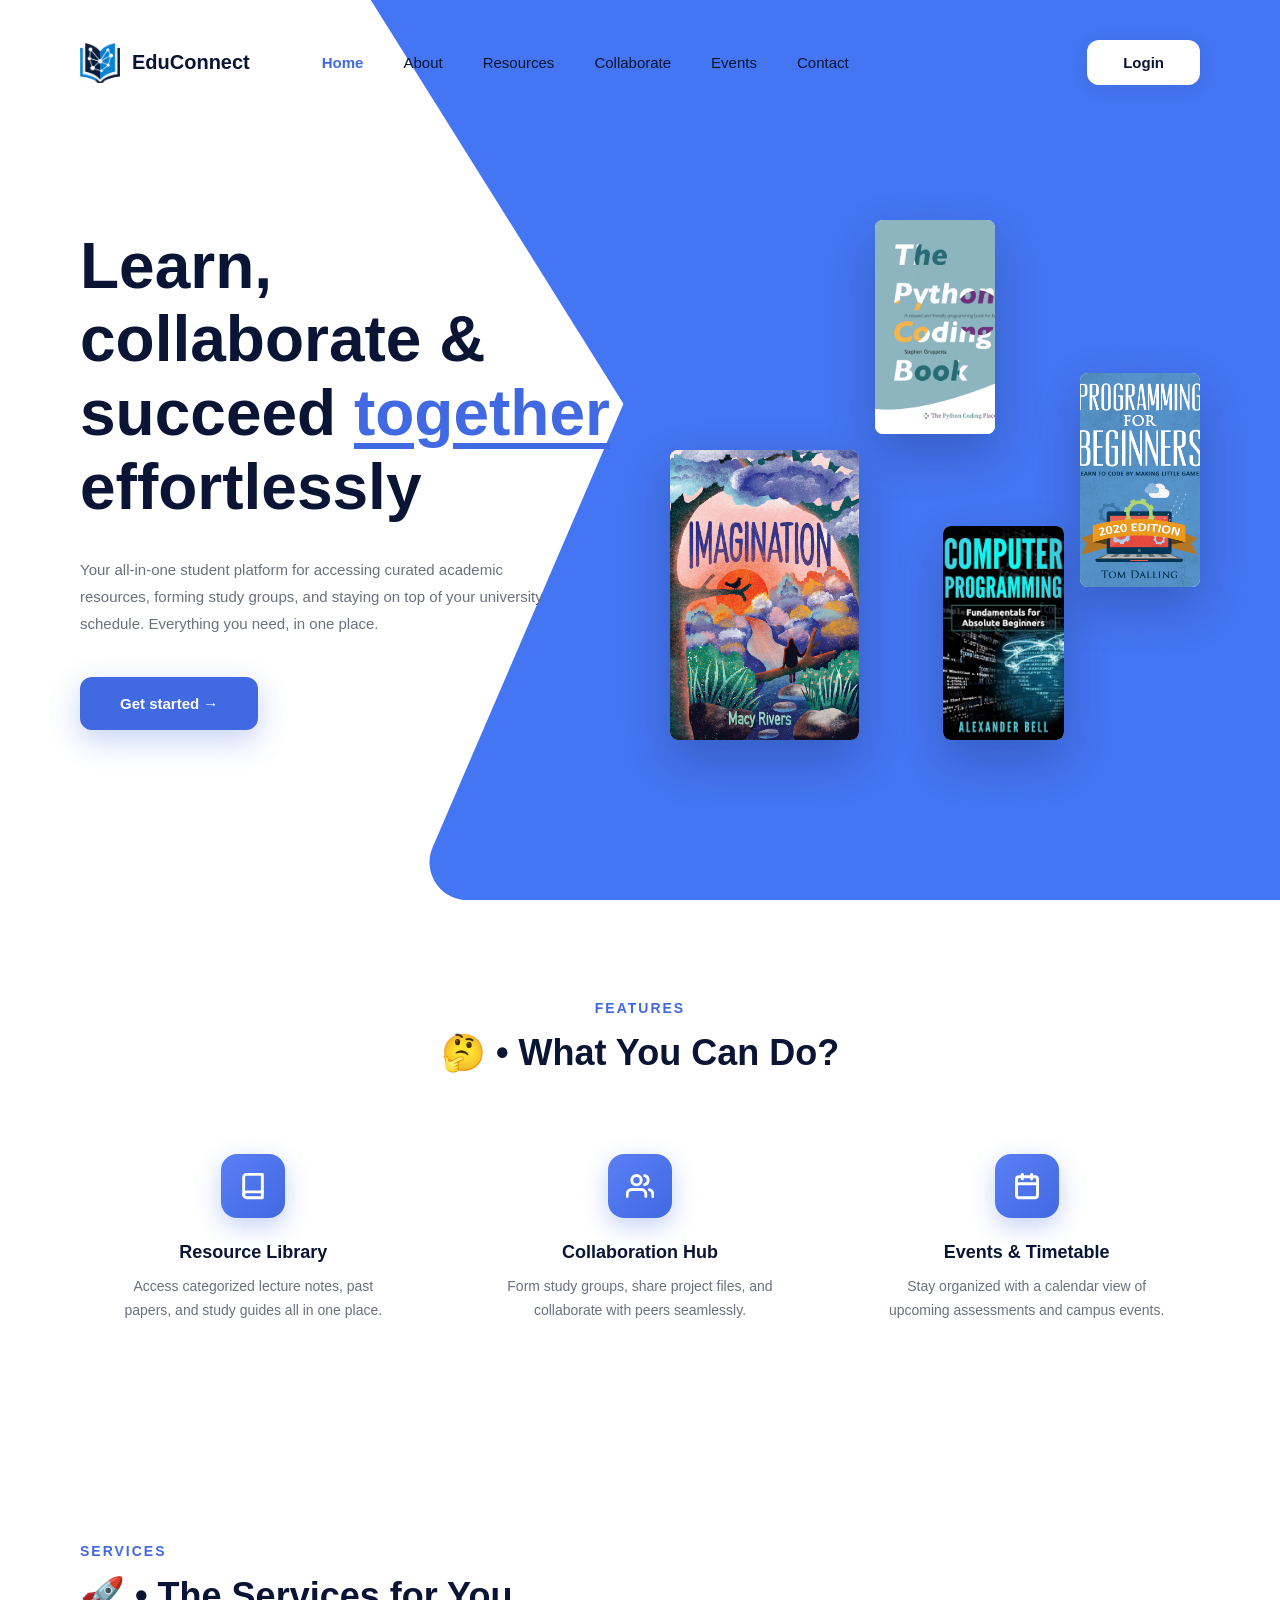
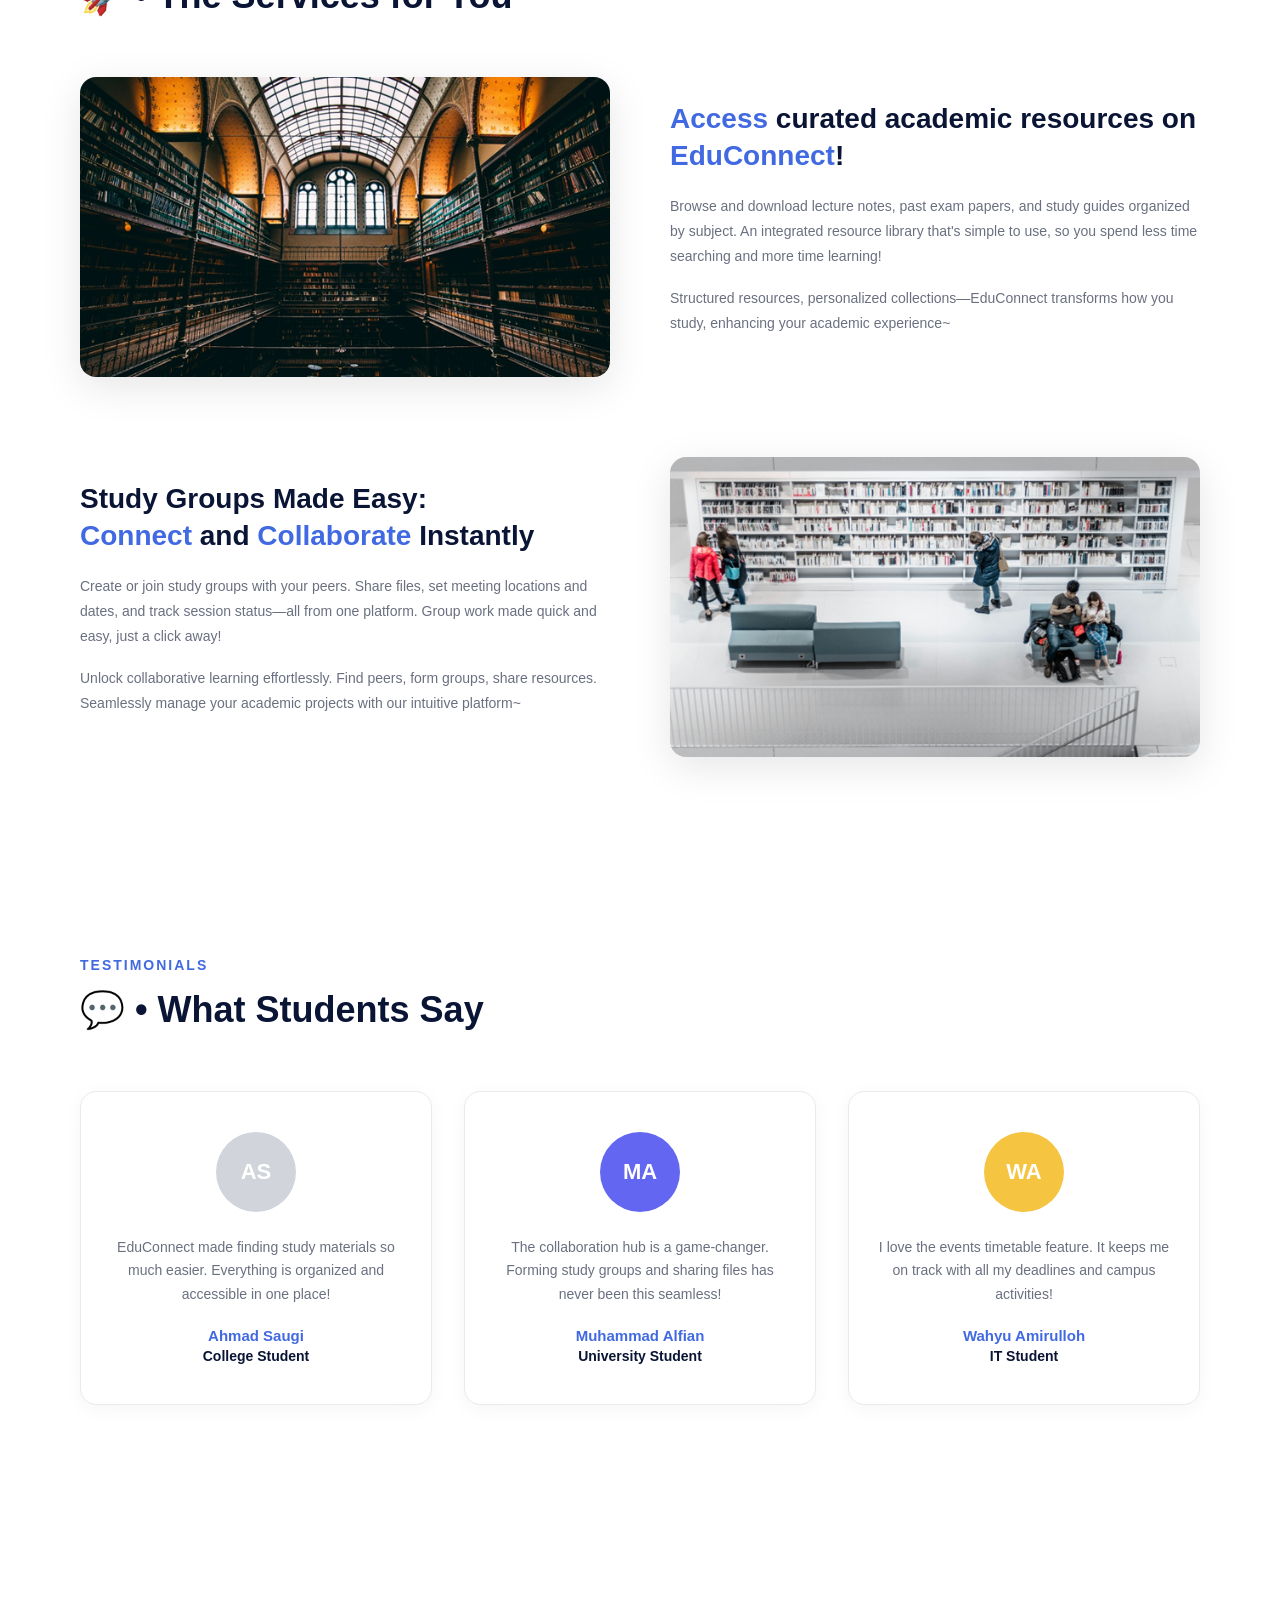
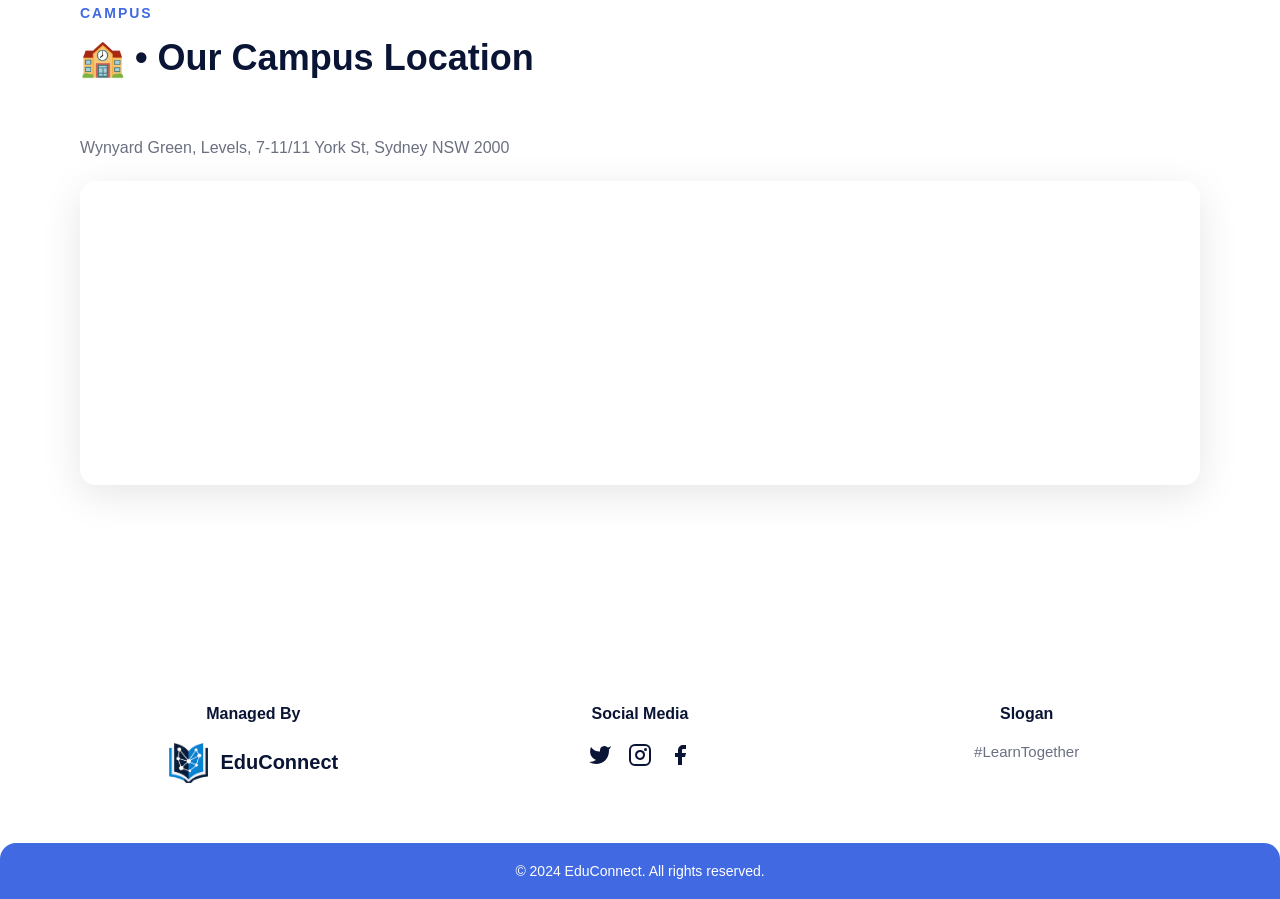
<file: index.html>
<!doctype html>
<html lang="en">
  <head>
    <meta charset="UTF-8" />
    <meta name="viewport" content="width=device-width, initial-scale=1.0" />
    <title>EduConnect - Student Resource & Collaboration</title>
    <link rel="icon" type="image/png" href="assets/logo.png" />
    <link rel="stylesheet" href="styles/global.css" />
    <link rel="stylesheet" href="styles/nav.css" />
    <link rel="stylesheet" href="styles/hero.css" />
    <link rel="stylesheet" href="styles/features.css" />
    <link rel="stylesheet" href="styles/services.css" />
    <link rel="stylesheet" href="styles/reviews.css" />
    <link rel="stylesheet" href="styles/location.css" />
    <link rel="stylesheet" href="styles/footer.css" />
    <link rel="stylesheet" href="styles/responsive.css" />
  </head>
  <body>
    <div class="hero-wrapper">
      <img src="images/shape.svg" class="blue-shape" alt="" />

      <div class="container">
        <nav>
          <div class="logo">
            <img src="assets/logo.png" alt="EduConnect Logo" class="logo-img" />
            <span>EduConnect</span>
            <ul class="nav-links">
              <li><a href="index.html" class="active">Home</a></li>
              <li><a href="about.html">About</a></li>
              <li><a href="resources.html">Resources</a></li>
              <li><a href="collaboration.html">Collaborate</a></li>
              <li><a href="events.html">Events</a></li>
              <li><a href="contact.html">Contact</a></li>
            </ul>
          </div>
          <a href="login.html"><button class="login-btn">Login</button></a>
        </nav>

        <section class="hero">
          <div class="hero-content">
            <h1>
              Learn, collaborate &amp; succeed
              <span class="highlight">together</span> effortlessly
            </h1>
            <p>
              Your all-in-one student platform for accessing curated academic
              resources, forming study groups, and staying on top of your
              university schedule. Everything you need, in one place.
            </p>
            <a href="resources.html"
              ><button class="start-btn">Get started →</button></a
            >
          </div>

          <div class="books-container">
            <div class="book book-1">
              <img src="images/1.png" alt="Resource 1" />
            </div>
            <div class="book book-2">
              <img src="images/2.jpg" alt="Resource 2" />
            </div>
            <div class="book book-3">
              <img src="images/3.webp" alt="Resource 3" />
            </div>
            <div class="book book-4">
              <img src="images/4.png" alt="Resource 4" />
            </div>
          </div>
        </section>
      </div>
    </div>

    <div class="content-wrapper">
      <section class="features">
        <p class="section-label">FEATURES</p>
        <h2 class="section-title">🤔 • What You Can Do?</h2>

        <div class="features-grid">
          <a href="resources.html" class="feature-card-link">
            <div class="feature-card">
              <div class="feature-icon">
                <svg
                  width="28"
                  height="28"
                  viewBox="0 0 24 24"
                  fill="none"
                  stroke="white"
                  stroke-width="2.5"
                  stroke-linecap="round"
                  stroke-linejoin="round">
                  <path d="M4 19.5A2.5 2.5 0 0 1 6.5 17H20" />
                  <path
                    d="M6.5 2H20v20H6.5A2.5 2.5 0 0 1 4 19.5v-15A2.5 2.5 0 0 1 6.5 2z" />
                </svg>
              </div>
              <h3>Resource Library</h3>
              <p>
                Access categorized lecture notes, past papers, and study guides
                all in one place.
              </p>
            </div>
          </a>

          <a href="collaboration.html" class="feature-card-link">
            <div class="feature-card">
              <div class="feature-icon">
                <svg
                  width="28"
                  height="28"
                  viewBox="0 0 24 24"
                  fill="none"
                  stroke="white"
                  stroke-width="2.5"
                  stroke-linecap="round"
                  stroke-linejoin="round">
                  <path d="M17 21v-2a4 4 0 0 0-4-4H5a4 4 0 0 0-4 4v2" />
                  <circle cx="9" cy="7" r="4" />
                  <path d="M23 21v-2a4 4 0 0 0-3-3.87" />
                  <path d="M16 3.13a4 4 0 0 1 0 7.75" />
                </svg>
              </div>
              <h3>Collaboration Hub</h3>
              <p>
                Form study groups, share project files, and collaborate with peers
                seamlessly.
              </p>
            </div>
          </a>

          <a href="events.html" class="feature-card-link">
            <div class="feature-card">
              <div class="feature-icon">
                <svg
                  width="28"
                  height="28"
                  viewBox="0 0 24 24"
                  fill="none"
                  stroke="white"
                  stroke-width="2.5"
                  stroke-linecap="round"
                  stroke-linejoin="round">
                  <rect x="3" y="4" width="18" height="18" rx="2" ry="2" />
                  <line x1="16" y1="2" x2="16" y2="6" />
                  <line x1="8" y1="2" x2="8" y2="6" />
                  <line x1="3" y1="10" x2="21" y2="10" />
                </svg>
              </div>
              <h3>Events & Timetable</h3>
              <p>
                Stay organized with a calendar view of upcoming assessments and
                campus events.
              </p>
            </div>
          </a>
        </div>
      </section>

      <section class="services">
        <p class="section-label">SERVICES</p>
        <h2 class="section-title">🚀 • The Services for You</h2>

        <div class="service-row">
          <div class="service-image">
            <img src="images/service1.png" alt="Students studying" />
          </div>
          <div class="service-text">
            <h3>
              <span class="highlight">Access</span> curated academic resources
              on <span class="highlight">EduConnect</span>!
            </h3>
            <p>
              Browse and download lecture notes, past exam papers, and study
              guides organized by subject. An integrated resource library that's
              simple to use, so you spend less time searching and more time
              learning!
            </p>
            <p>
              Structured resources, personalized collections—EduConnect
              transforms how you study, enhancing your academic experience~
            </p>
          </div>
        </div>

        <div class="service-row reverse">
          <div class="service-text">
            <h3>
              Study Groups Made Easy:<br /><span class="highlight"
                >Connect</span
              >
              and <span class="highlight">Collaborate</span> Instantly
            </h3>
            <p>
              Create or join study groups with your peers. Share files, set
              meeting locations and dates, and track session status—all from one
              platform. Group work made quick and easy, just a click away!
            </p>
            <p>
              Unlock collaborative learning effortlessly. Find peers, form
              groups, share resources. Seamlessly manage your academic projects
              with our intuitive platform~
            </p>
          </div>
          <div class="service-image">
            <img src="images/service2.png" alt="Group collaboration" />
          </div>
        </div>
      </section>

      <section class="reviews">
        <p class="section-label">TESTIMONIALS</p>
        <h2 class="section-title">💬 • What Students Say</h2>

        <div class="reviews-grid" id="reviews-grid"></div>
      </section>

      <section class="location">
        <p class="section-label">CAMPUS</p>
        <h2 class="section-title">🏫 • Our Campus Location</h2>

        <p class="campus-address" id="campus-address"></p>
        <div class="map-container">
          <iframe
            src="https://www.google.com/maps/embed?pb=!1m18!1m12!1m3!1d3312.7!2d151.2055!3d-33.8662!2m3!1f0!2f0!3f0!3m2!1i1024!2i768!4f13.1!3m3!1m2!1s0x6b12ae41516fc74d%3A0x817dd0539e72d8f9!2sWynyard%20Green!5e0!3m2!1sen!2sau!4v1700000000000"
            width="100%"
            height="300"
            style="border: 0; border-radius: 16px"
            allowfullscreen=""
            loading="lazy"
            referrerpolicy="no-referrer-when-downgrade">
          </iframe>
        </div>
      </section>
    </div>

    <footer>
      <div class="footer-content">
        <div class="footer-col">
          <h4>Managed By</h4>
          <div class="footer-logo">
            <img src="assets/logo.png" alt="EduConnect Logo" class="logo-img" />
            <span>EduConnect</span>
          </div>
        </div>
        <div class="footer-col">
          <h4>Social Media</h4>
          <div class="social-icons">
            <svg width="24" height="24" viewBox="0 0 24 24" fill="#0a1535">
              <path
                d="M23 3a10.9 10.9 0 0 1-3.14 1.53 4.48 4.48 0 0 0-7.86 3v1A10.66 10.66 0 0 1 3 4s-4 9 5 13a11.64 11.64 0 0 1-7 2c9 5 20 0 20-11.5a4.5 4.5 0 0 0-.08-.83A7.72 7.72 0 0 0 23 3z" />
            </svg>
            <svg width="24" height="24" viewBox="0 0 24 24" fill="#0a1535">
              <rect
                x="2"
                y="2"
                width="20"
                height="20"
                rx="5"
                ry="5"
                fill="none"
                stroke="#0a1535"
                stroke-width="2" />
              <path
                d="M16 11.37A4 4 0 1 1 12.63 8 4 4 0 0 1 16 11.37z"
                fill="none"
                stroke="#0a1535"
                stroke-width="2" />
              <circle cx="17.5" cy="6.5" r="1.5" fill="#0a1535" />
            </svg>
            <svg width="24" height="24" viewBox="0 0 24 24" fill="#0a1535">
              <path
                d="M18 2h-3a5 5 0 0 0-5 5v3H7v4h3v8h4v-8h3l1-4h-4V7a1 1 0 0 1 1-1h3z" />
            </svg>
          </div>
        </div>
        <div class="footer-col">
          <h4>Slogan</h4>
          <p class="slogan">#LearnTogether</p>
        </div>
      </div>
      <div class="footer-bar">
        <p>&copy; 2024 EduConnect. All rights reserved.</p>
      </div>
    </footer>

    <script>
      fetch("data.json")
        .then((res) => res.json())
        .then((data) => {
          // Testimonials
          const grid = document.getElementById("reviews-grid");
          data.testimonials.forEach((t) => {
            grid.innerHTML += `
              <div class="review-card">
                <div class="review-avatar ${t.color}"><span>${t.initials}</span></div>
                <p class="review-text">${t.text}</p>
                <p class="review-name">${t.name}</p>
                <p class="review-role">${t.role}</p>
              </div>`;
          });

          // Campus address
          document.getElementById("campus-address").textContent =
            data.campus.name + ", " + data.campus.address;

          // Map embed
          const iframe = document.querySelector(".map-container iframe");
          if (iframe) iframe.src = data.campus.mapEmbed;
        });
    </script>
  </body>
</html>
</file>
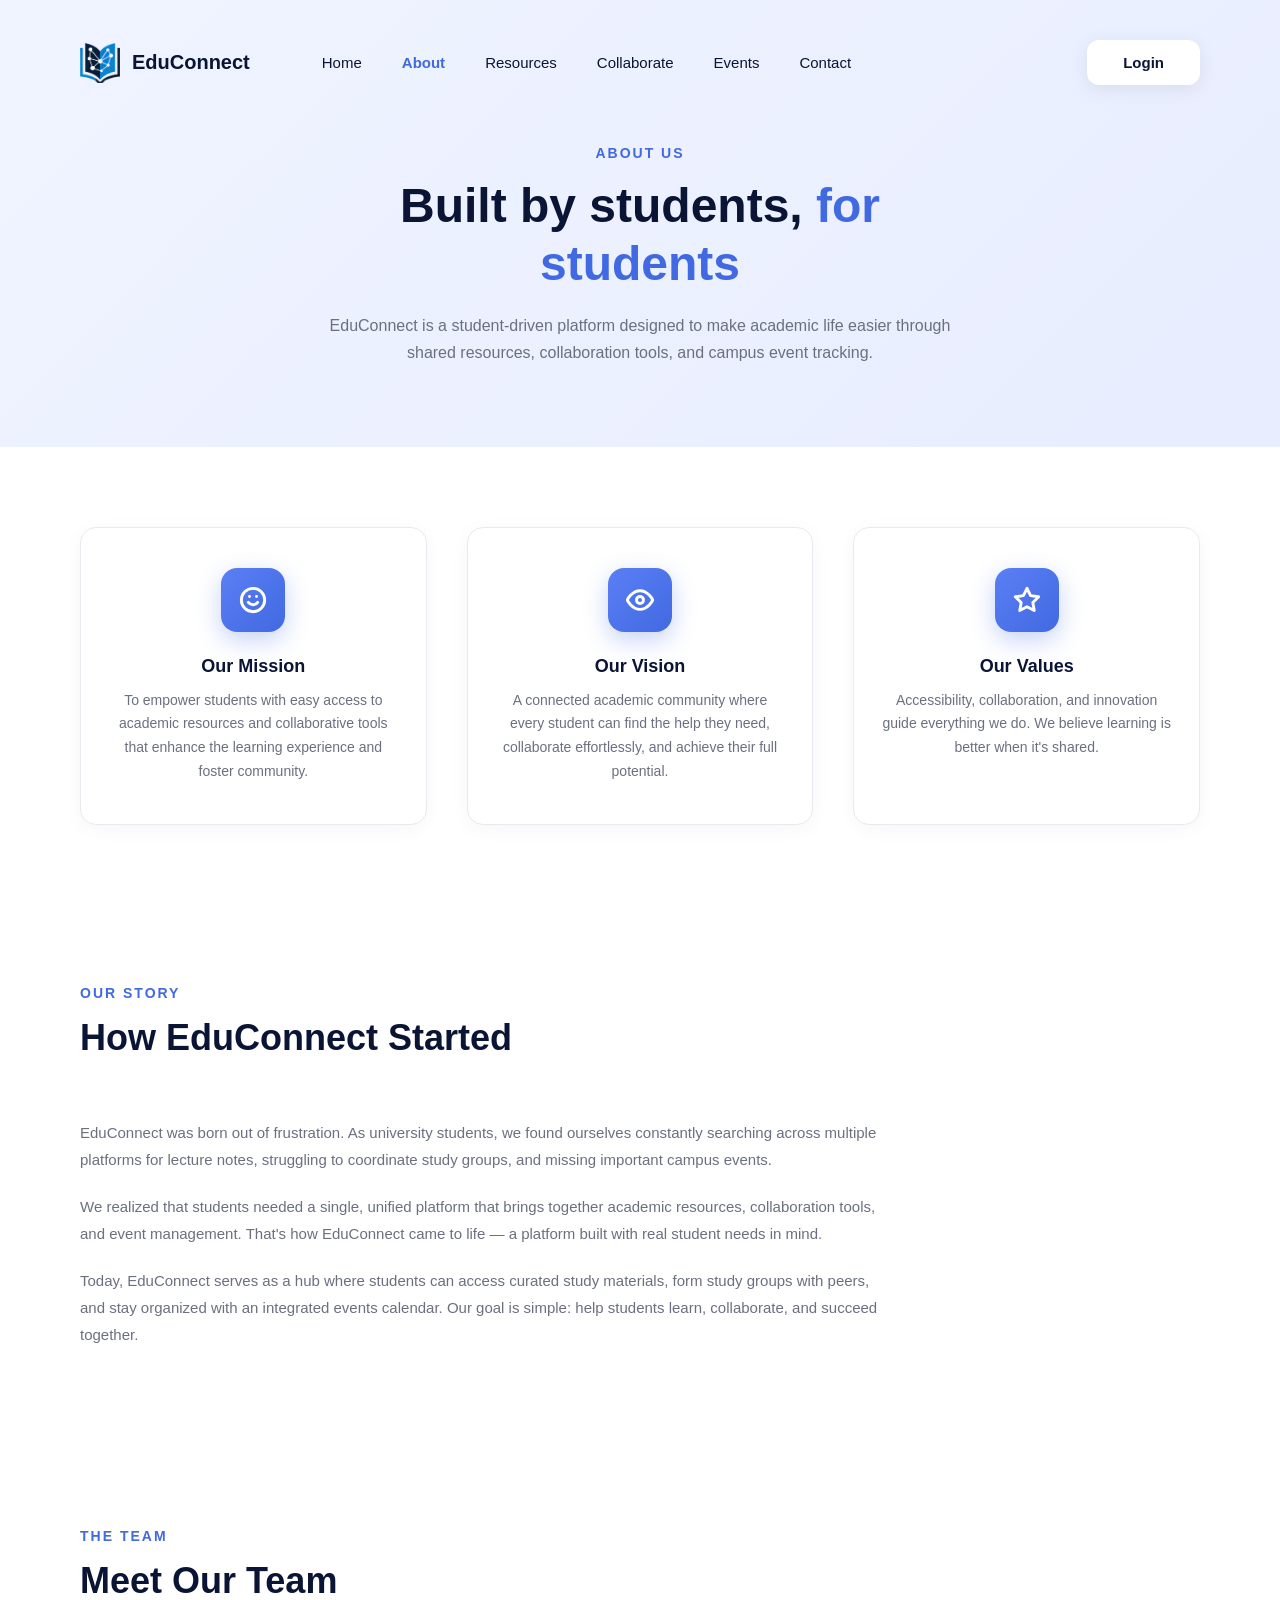
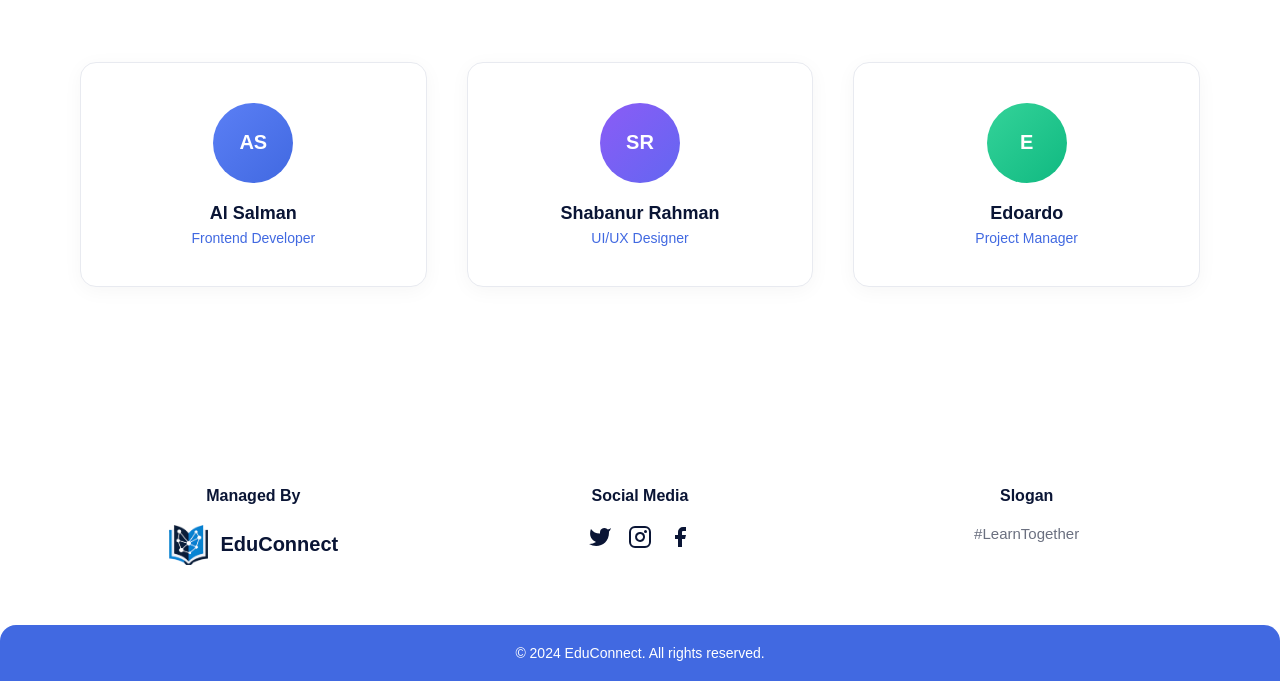
<file: about.html>
<!doctype html>
<html lang="en">
  <head>
    <meta charset="UTF-8" />
    <meta name="viewport" content="width=device-width, initial-scale=1.0" />
    <title>EduConnect - About Us</title>
    <link rel="icon" type="image/png" href="assets/logo.png" />
    <link rel="stylesheet" href="styles/global.css" />
    <link rel="stylesheet" href="styles/nav.css" />
    <link rel="stylesheet" href="styles/pages.css" />
    <link rel="stylesheet" href="styles/footer.css" />
    <link rel="stylesheet" href="styles/responsive.css" />
  </head>
  <body>
    <div class="page-hero-wrapper">
      <div class="container">
        <nav>
          <div class="logo">
            <img src="assets/logo.png" alt="EduConnect Logo" class="logo-img" />
            <span>EduConnect</span>
            <ul class="nav-links">
              <li><a href="index.html">Home</a></li>
              <li><a href="about.html" class="active">About</a></li>
              <li><a href="resources.html">Resources</a></li>
              <li><a href="collaboration.html">Collaborate</a></li>
              <li><a href="events.html">Events</a></li>
              <li><a href="contact.html">Contact</a></li>
            </ul>
          </div>
          <a href="login.html"><button class="login-btn">Login</button></a>
        </nav>

        <section class="page-header">
          <p class="section-label">ABOUT US</p>
          <h1 class="page-title">
            Built by students, <span class="highlight">for students</span>
          </h1>
          <p class="page-subtitle">
            EduConnect is a student-driven platform designed to make academic
            life easier through shared resources, collaboration tools, and
            campus event tracking.
          </p>
        </section>
      </div>
    </div>

    <div class="content-wrapper">
      <section class="about-mission">
        <div class="mission-grid">
          <div class="mission-card">
            <div class="mission-icon">
              <svg
                width="28"
                height="28"
                viewBox="0 0 24 24"
                fill="none"
                stroke="white"
                stroke-width="2.5"
                stroke-linecap="round"
                stroke-linejoin="round">
                <circle cx="12" cy="12" r="10" />
                <path d="M8 14s1.5 2 4 2 4-2 4-2" />
                <line x1="9" y1="9" x2="9.01" y2="9" />
                <line x1="15" y1="9" x2="15.01" y2="9" />
              </svg>
            </div>
            <h3>Our Mission</h3>
            <p>
              To empower students with easy access to academic resources and
              collaborative tools that enhance the learning experience and
              foster community.
            </p>
          </div>

          <div class="mission-card">
            <div class="mission-icon">
              <svg
                width="28"
                height="28"
                viewBox="0 0 24 24"
                fill="none"
                stroke="white"
                stroke-width="2.5"
                stroke-linecap="round"
                stroke-linejoin="round">
                <path d="M1 12s4-8 11-8 11 8 11 8-4 8-11 8-11-8-11-8z" />
                <circle cx="12" cy="12" r="3" />
              </svg>
            </div>
            <h3>Our Vision</h3>
            <p>
              A connected academic community where every student can find the
              help they need, collaborate effortlessly, and achieve their full
              potential.
            </p>
          </div>

          <div class="mission-card">
            <div class="mission-icon">
              <svg
                width="28"
                height="28"
                viewBox="0 0 24 24"
                fill="none"
                stroke="white"
                stroke-width="2.5"
                stroke-linecap="round"
                stroke-linejoin="round">
                <polygon
                  points="12 2 15.09 8.26 22 9.27 17 14.14 18.18 21.02 12 17.77 5.82 21.02 7 14.14 2 9.27 8.91 8.26 12 2" />
              </svg>
            </div>
            <h3>Our Values</h3>
            <p>
              Accessibility, collaboration, and innovation guide everything we
              do. We believe learning is better when it's shared.
            </p>
          </div>
        </div>
      </section>

      <section class="about-story">
        <p class="section-label">OUR STORY</p>
        <h2 class="section-title">How EduConnect Started</h2>
        <div class="story-content">
          <div class="story-text">
            <p>
              EduConnect was born out of frustration. As university students, we
              found ourselves constantly searching across multiple platforms for
              lecture notes, struggling to coordinate study groups, and missing
              important campus events.
            </p>
            <p>
              We realized that students needed a single, unified platform that
              brings together academic resources, collaboration tools, and event
              management. That's how EduConnect came to life — a platform built
              with real student needs in mind.
            </p>
            <p>
              Today, EduConnect serves as a hub where students can access
              curated study materials, form study groups with peers, and stay
              organized with an integrated events calendar. Our goal is simple:
              help students learn, collaborate, and succeed together.
            </p>
          </div>
        </div>
      </section>

      <section class="about-team">
        <p class="section-label">THE TEAM</p>
        <h2 class="section-title">Meet Our Team</h2>
        <div class="team-grid">
          <div class="team-card">
            <div class="team-avatar blue">
              <span>AS</span>
            </div>
            <h3>Al Salman</h3>
            <p class="team-role">Frontend Developer</p>
          </div>

          <div class="team-card">
            <div class="team-avatar purple">
              <span>SR</span>
            </div>
            <h3>Shabanur Rahman</h3>
            <p class="team-role">UI/UX Designer</p>
          </div>

          <div class="team-card">
            <div class="team-avatar green">
              <span>E</span>
            </div>
            <h3>Edoardo</h3>
            <p class="team-role">Project Manager</p>
          </div>
        </div>
      </section>
    </div>

    <footer>
      <div class="footer-content">
        <div class="footer-col">
          <h4>Managed By</h4>
          <div class="footer-logo">
            <img src="assets/logo.png" alt="EduConnect Logo" class="logo-img" />
            <span>EduConnect</span>
          </div>
        </div>
        <div class="footer-col">
          <h4>Social Media</h4>
          <div class="social-icons">
            <svg width="24" height="24" viewBox="0 0 24 24" fill="#0a1535">
              <path
                d="M23 3a10.9 10.9 0 0 1-3.14 1.53 4.48 4.48 0 0 0-7.86 3v1A10.66 10.66 0 0 1 3 4s-4 9 5 13a11.64 11.64 0 0 1-7 2c9 5 20 0 20-11.5a4.5 4.5 0 0 0-.08-.83A7.72 7.72 0 0 0 23 3z" />
            </svg>
            <svg width="24" height="24" viewBox="0 0 24 24" fill="#0a1535">
              <rect
                x="2"
                y="2"
                width="20"
                height="20"
                rx="5"
                ry="5"
                fill="none"
                stroke="#0a1535"
                stroke-width="2" />
              <path
                d="M16 11.37A4 4 0 1 1 12.63 8 4 4 0 0 1 16 11.37z"
                fill="none"
                stroke="#0a1535"
                stroke-width="2" />
              <circle cx="17.5" cy="6.5" r="1.5" fill="#0a1535" />
            </svg>
            <svg width="24" height="24" viewBox="0 0 24 24" fill="#0a1535">
              <path
                d="M18 2h-3a5 5 0 0 0-5 5v3H7v4h3v8h4v-8h3l1-4h-4V7a1 1 0 0 1 1-1h3z" />
            </svg>
          </div>
        </div>
        <div class="footer-col">
          <h4>Slogan</h4>
          <p class="slogan">#LearnTogether</p>
        </div>
      </div>
      <div class="footer-bar">
        <p>&copy; 2024 EduConnect. All rights reserved.</p>
      </div>
    </footer>
  </body>
</html>
</file>
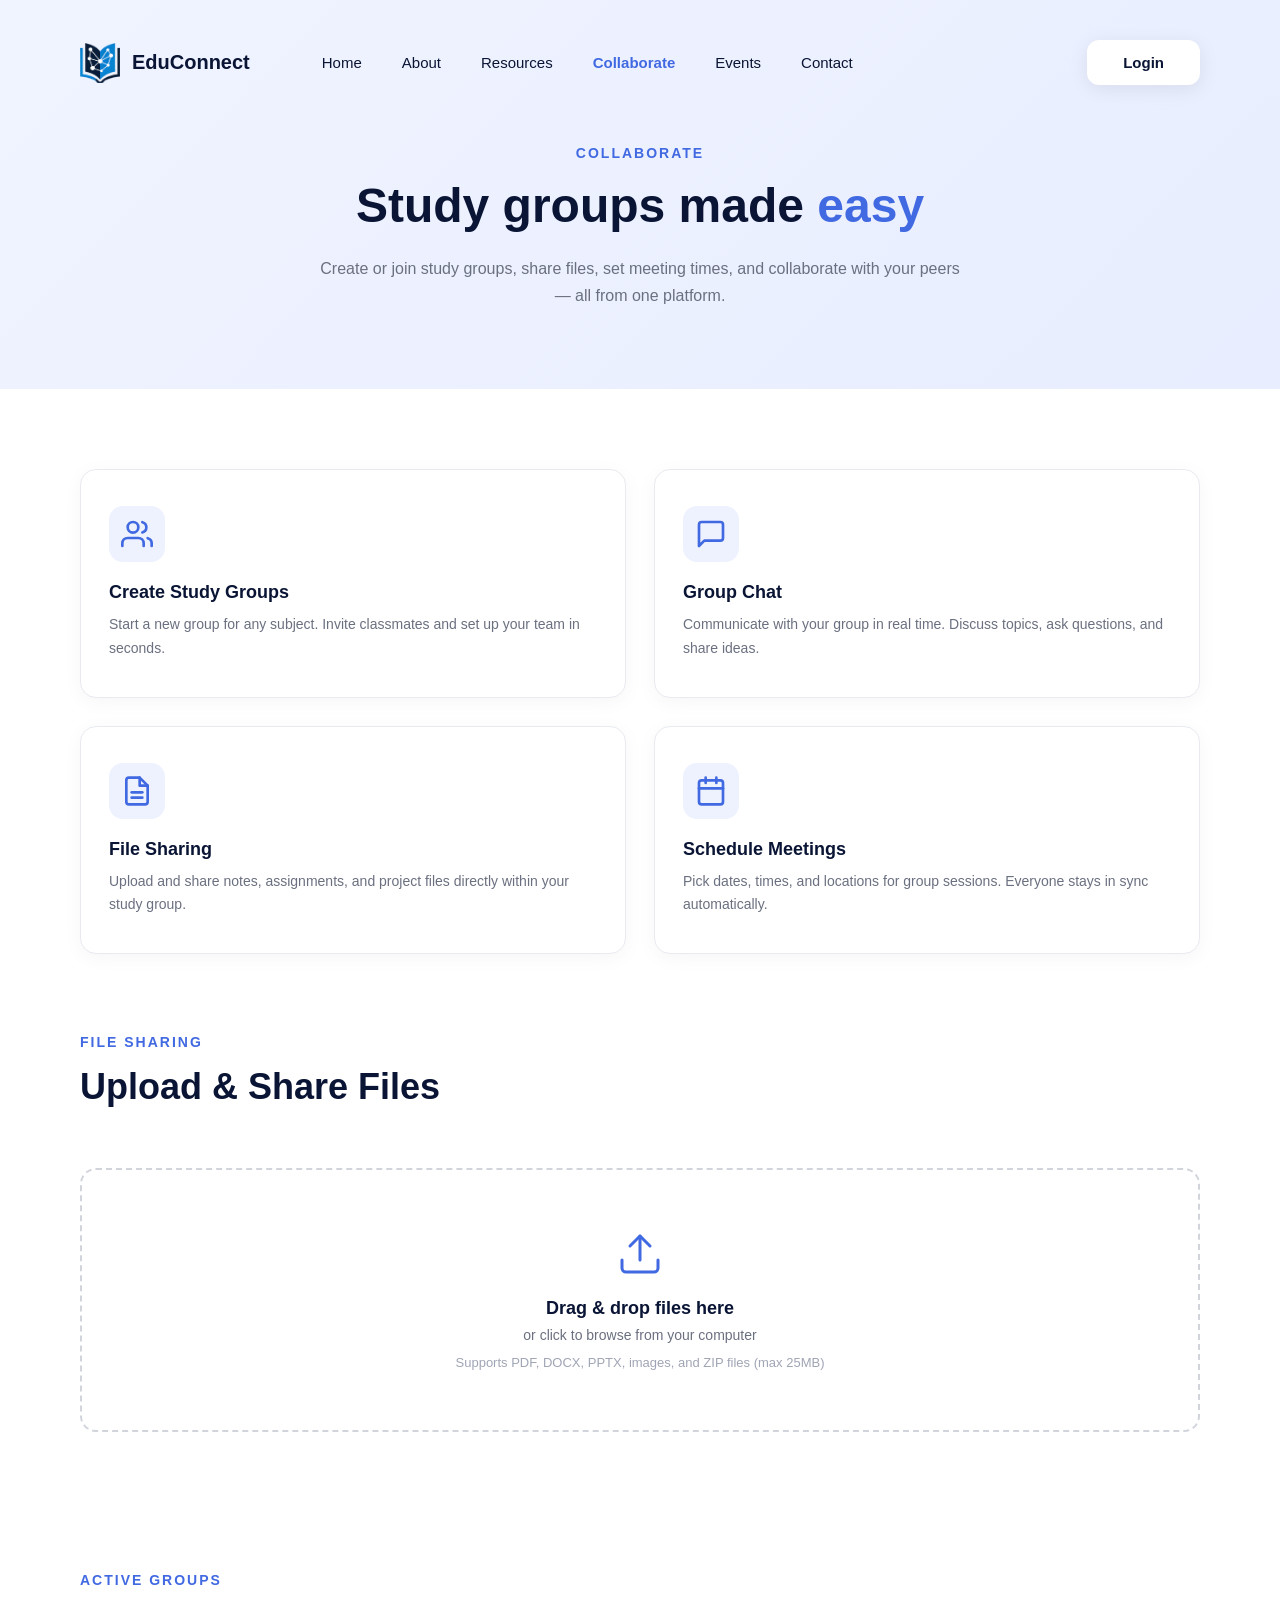
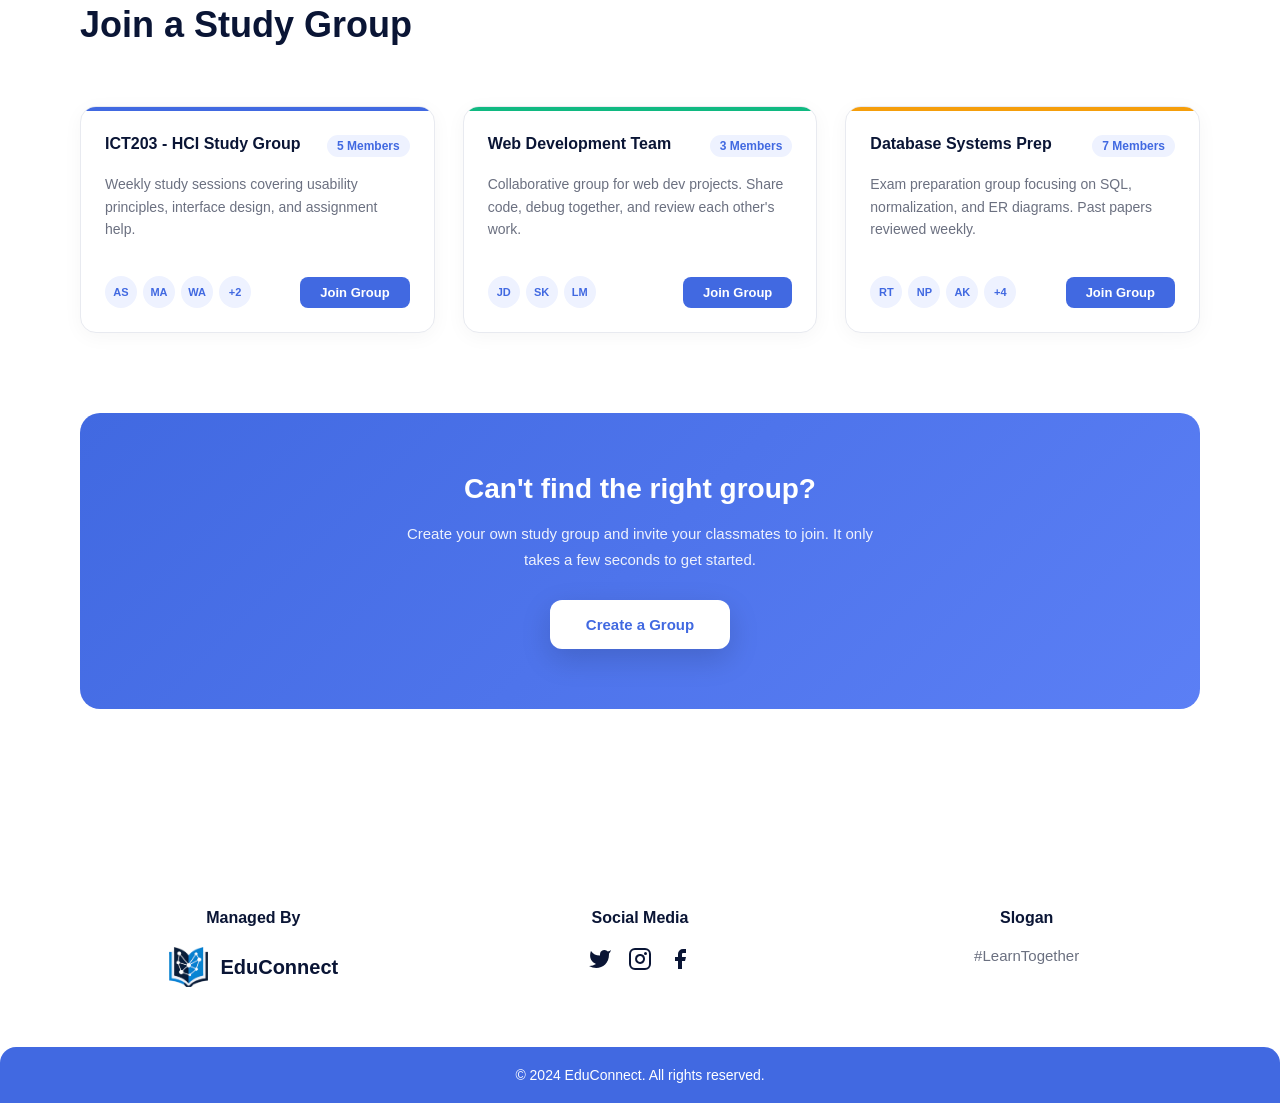
<file: collaboration.html>
<!doctype html>
<html lang="en">
  <head>
    <meta charset="UTF-8" />
    <meta name="viewport" content="width=device-width, initial-scale=1.0" />
    <title>EduConnect - Collaborate</title>
    <link rel="icon" type="image/png" href="assets/logo.png" />
    <link rel="stylesheet" href="styles/global.css" />
    <link rel="stylesheet" href="styles/nav.css" />
    <link rel="stylesheet" href="styles/pages.css" />
    <link rel="stylesheet" href="styles/footer.css" />
    <link rel="stylesheet" href="styles/responsive.css" />
  </head>
  <body>
    <div class="page-hero-wrapper">
      <div class="container">
        <nav>
          <div class="logo">
            <img src="assets/logo.png" alt="EduConnect Logo" class="logo-img" />
            <span>EduConnect</span>
            <ul class="nav-links">
              <li><a href="index.html">Home</a></li>
              <li><a href="about.html">About</a></li>
              <li><a href="resources.html">Resources</a></li>
              <li><a href="collaboration.html" class="active">Collaborate</a></li>
              <li><a href="events.html">Events</a></li>
              <li><a href="contact.html">Contact</a></li>
            </ul>
          </div>
          <a href="login.html"><button class="login-btn">Login</button></a>
        </nav>

        <section class="page-header">
          <p class="section-label">COLLABORATE</p>
          <h1 class="page-title">Study groups made <span class="highlight">easy</span></h1>
          <p class="page-subtitle">Create or join study groups, share files, set meeting times, and collaborate with your peers — all from one platform.</p>
        </section>
      </div>
    </div>

    <div class="content-wrapper">
      <section class="collab-features">
        <div class="collab-grid">
          <div class="collab-card">
            <div class="collab-icon">
              <svg width="32" height="32" viewBox="0 0 24 24" fill="none" stroke="#4169e1" stroke-width="2" stroke-linecap="round" stroke-linejoin="round">
                <path d="M17 21v-2a4 4 0 0 0-4-4H5a4 4 0 0 0-4 4v2"/>
                <circle cx="9" cy="7" r="4"/>
                <path d="M23 21v-2a4 4 0 0 0-3-3.87"/>
                <path d="M16 3.13a4 4 0 0 1 0 7.75"/>
              </svg>
            </div>
            <h3>Create Study Groups</h3>
            <p>Start a new group for any subject. Invite classmates and set up your team in seconds.</p>
          </div>

          <div class="collab-card">
            <div class="collab-icon">
              <svg width="32" height="32" viewBox="0 0 24 24" fill="none" stroke="#4169e1" stroke-width="2" stroke-linecap="round" stroke-linejoin="round">
                <path d="M21 15a2 2 0 0 1-2 2H7l-4 4V5a2 2 0 0 1 2-2h14a2 2 0 0 1 2 2z"/>
              </svg>
            </div>
            <h3>Group Chat</h3>
            <p>Communicate with your group in real time. Discuss topics, ask questions, and share ideas.</p>
          </div>

          <div class="collab-card">
            <div class="collab-icon">
              <svg width="32" height="32" viewBox="0 0 24 24" fill="none" stroke="#4169e1" stroke-width="2" stroke-linecap="round" stroke-linejoin="round">
                <path d="M14 2H6a2 2 0 0 0-2 2v16a2 2 0 0 0 2 2h12a2 2 0 0 0 2-2V8z"/>
                <polyline points="14 2 14 8 20 8"/>
                <line x1="16" y1="13" x2="8" y2="13"/>
                <line x1="16" y1="17" x2="8" y2="17"/>
              </svg>
            </div>
            <h3>File Sharing</h3>
            <p>Upload and share notes, assignments, and project files directly within your study group.</p>
          </div>

          <div class="collab-card">
            <div class="collab-icon">
              <svg width="32" height="32" viewBox="0 0 24 24" fill="none" stroke="#4169e1" stroke-width="2" stroke-linecap="round" stroke-linejoin="round">
                <rect x="3" y="4" width="18" height="18" rx="2" ry="2"/>
                <line x1="16" y1="2" x2="16" y2="6"/>
                <line x1="8" y1="2" x2="8" y2="6"/>
                <line x1="3" y1="10" x2="21" y2="10"/>
              </svg>
            </div>
            <h3>Schedule Meetings</h3>
            <p>Pick dates, times, and locations for group sessions. Everyone stays in sync automatically.</p>
          </div>
        </div>
      </section>

      <section class="file-upload-section">
        <p class="section-label">FILE SHARING</p>
        <h2 class="section-title">Upload & Share Files</h2>

        <div class="upload-area" id="upload-area">
          <div class="upload-icon">
            <svg width="48" height="48" viewBox="0 0 24 24" fill="none" stroke="#4169e1" stroke-width="1.5" stroke-linecap="round" stroke-linejoin="round">
              <path d="M21 15v4a2 2 0 0 1-2 2H5a2 2 0 0 1-2-2v-4"/>
              <polyline points="17 8 12 3 7 8"/>
              <line x1="12" y1="3" x2="12" y2="15"/>
            </svg>
          </div>
          <h3>Drag & drop files here</h3>
          <p>or click to browse from your computer</p>
          <p class="upload-hint">Supports PDF, DOCX, PPTX, images, and ZIP files (max 25MB)</p>
          <input type="file" id="file-input" multiple hidden accept=".pdf,.doc,.docx,.ppt,.pptx,.png,.jpg,.jpeg,.zip,.txt" />
        </div>

        <div class="uploaded-files" id="uploaded-files"></div>
      </section>

      <section class="study-groups">
        <p class="section-label">ACTIVE GROUPS</p>
        <h2 class="section-title">Join a Study Group</h2>

        <div class="groups-grid" id="groups-grid"></div>
      </section>

      <section class="create-group-cta">
        <div class="cta-box">
          <h2>Can't find the right group?</h2>
          <p>Create your own study group and invite your classmates to join. It only takes a few seconds to get started.</p>
          <button class="cta-btn">Create a Group</button>
        </div>
      </section>
    </div>

    <footer>
      <div class="footer-content">
        <div class="footer-col">
          <h4>Managed By</h4>
          <div class="footer-logo">
            <img src="assets/logo.png" alt="EduConnect Logo" class="logo-img" />
            <span>EduConnect</span>
          </div>
        </div>
        <div class="footer-col">
          <h4>Social Media</h4>
          <div class="social-icons">
            <svg width="24" height="24" viewBox="0 0 24 24" fill="#0a1535"><path d="M23 3a10.9 10.9 0 0 1-3.14 1.53 4.48 4.48 0 0 0-7.86 3v1A10.66 10.66 0 0 1 3 4s-4 9 5 13a11.64 11.64 0 0 1-7 2c9 5 20 0 20-11.5a4.5 4.5 0 0 0-.08-.83A7.72 7.72 0 0 0 23 3z"/></svg>
            <svg width="24" height="24" viewBox="0 0 24 24" fill="#0a1535"><rect x="2" y="2" width="20" height="20" rx="5" ry="5" fill="none" stroke="#0a1535" stroke-width="2"/><path d="M16 11.37A4 4 0 1 1 12.63 8 4 4 0 0 1 16 11.37z" fill="none" stroke="#0a1535" stroke-width="2"/><circle cx="17.5" cy="6.5" r="1.5" fill="#0a1535"/></svg>
            <svg width="24" height="24" viewBox="0 0 24 24" fill="#0a1535"><path d="M18 2h-3a5 5 0 0 0-5 5v3H7v4h3v8h4v-8h3l1-4h-4V7a1 1 0 0 1 1-1h3z"/></svg>
          </div>
        </div>
        <div class="footer-col">
          <h4>Slogan</h4>
          <p class="slogan">#LearnTogether</p>
        </div>
      </div>
      <div class="footer-bar">
        <p>&copy; 2024 EduConnect. All rights reserved.</p>
      </div>
    </footer>
    <script>
      fetch('data.json')
        .then(res => res.json())
        .then(data => {
          const grid = document.getElementById('groups-grid');

          data.studyGroups.forEach(g => {
            const extra = g.members - g.avatars.length;
            const avatarsHTML = g.avatars.map(a => `<div class="mini-avatar">${a}</div>`).join('')
              + (extra > 0 ? `<div class="mini-avatar">+${extra}</div>` : '');

            grid.innerHTML += `
              <div class="group-card">
                <div class="group-header ${g.accent}">
                  <h3>${g.name}</h3>
                  <span class="group-badge">${g.members} Members</span>
                </div>
                <p class="group-desc">${g.description}</p>
                <div class="group-footer">
                  <div class="group-avatars">${avatarsHTML}</div>
                  <button class="join-btn">Join Group</button>
                </div>
              </div>`;
          });

          // Join group buttons
          document.querySelectorAll('.join-btn').forEach(btn => {
            btn.addEventListener('click', () => {
              if (btn.textContent === 'Joined') return;
              btn.textContent = 'Joined';
              btn.style.backgroundColor = '#10b981';
              btn.style.cursor = 'default';
              const card = btn.closest('.group-card');
              const badge = card.querySelector('.group-badge');
              const count = parseInt(badge.textContent);
              badge.textContent = (count + 1) + ' Members';
            });
          });
        });

      // File upload
      const uploadArea = document.getElementById('upload-area');
      const fileInput = document.getElementById('file-input');
      const uploadedFiles = document.getElementById('uploaded-files');

      uploadArea.addEventListener('click', () => fileInput.click());

      uploadArea.addEventListener('dragover', (e) => {
        e.preventDefault();
        uploadArea.classList.add('drag-over');
      });

      uploadArea.addEventListener('dragleave', () => {
        uploadArea.classList.remove('drag-over');
      });

      uploadArea.addEventListener('drop', (e) => {
        e.preventDefault();
        uploadArea.classList.remove('drag-over');
        handleFiles(e.dataTransfer.files);
      });

      fileInput.addEventListener('change', () => {
        handleFiles(fileInput.files);
        fileInput.value = '';
      });

      function handleFiles(files) {
        Array.from(files).forEach(file => {
          if (file.size > 25 * 1024 * 1024) {
            alert(file.name + ' exceeds the 25MB limit.');
            return;
          }
          const sizeStr = file.size < 1024 * 1024
            ? (file.size / 1024).toFixed(1) + ' KB'
            : (file.size / (1024 * 1024)).toFixed(1) + ' MB';

          const ext = file.name.split('.').pop().toUpperCase();
          const item = document.createElement('div');
          item.className = 'uploaded-file-item';
          item.innerHTML = `
            <div class="file-item-icon">
              <svg width="20" height="20" viewBox="0 0 24 24" fill="none" stroke="#4169e1" stroke-width="2" stroke-linecap="round" stroke-linejoin="round">
                <path d="M14 2H6a2 2 0 0 0-2 2v16a2 2 0 0 0 2 2h12a2 2 0 0 0 2-2V8z"/>
                <polyline points="14 2 14 8 20 8"/>
              </svg>
            </div>
            <div class="file-item-info">
              <span class="file-item-name">${file.name}</span>
              <span class="file-item-meta">${ext} &bull; ${sizeStr}</span>
            </div>
            <button class="file-item-remove" title="Remove">&times;</button>
          `;
          item.querySelector('.file-item-remove').addEventListener('click', () => item.remove());
          uploadedFiles.appendChild(item);
        });
      }

      // Create group button
      document.querySelector('.cta-btn').addEventListener('click', () => {
        alert('Please login first to create a study group.');
        window.location.href = 'login.html';
      });
    </script>
  </body>
</html>
</file>
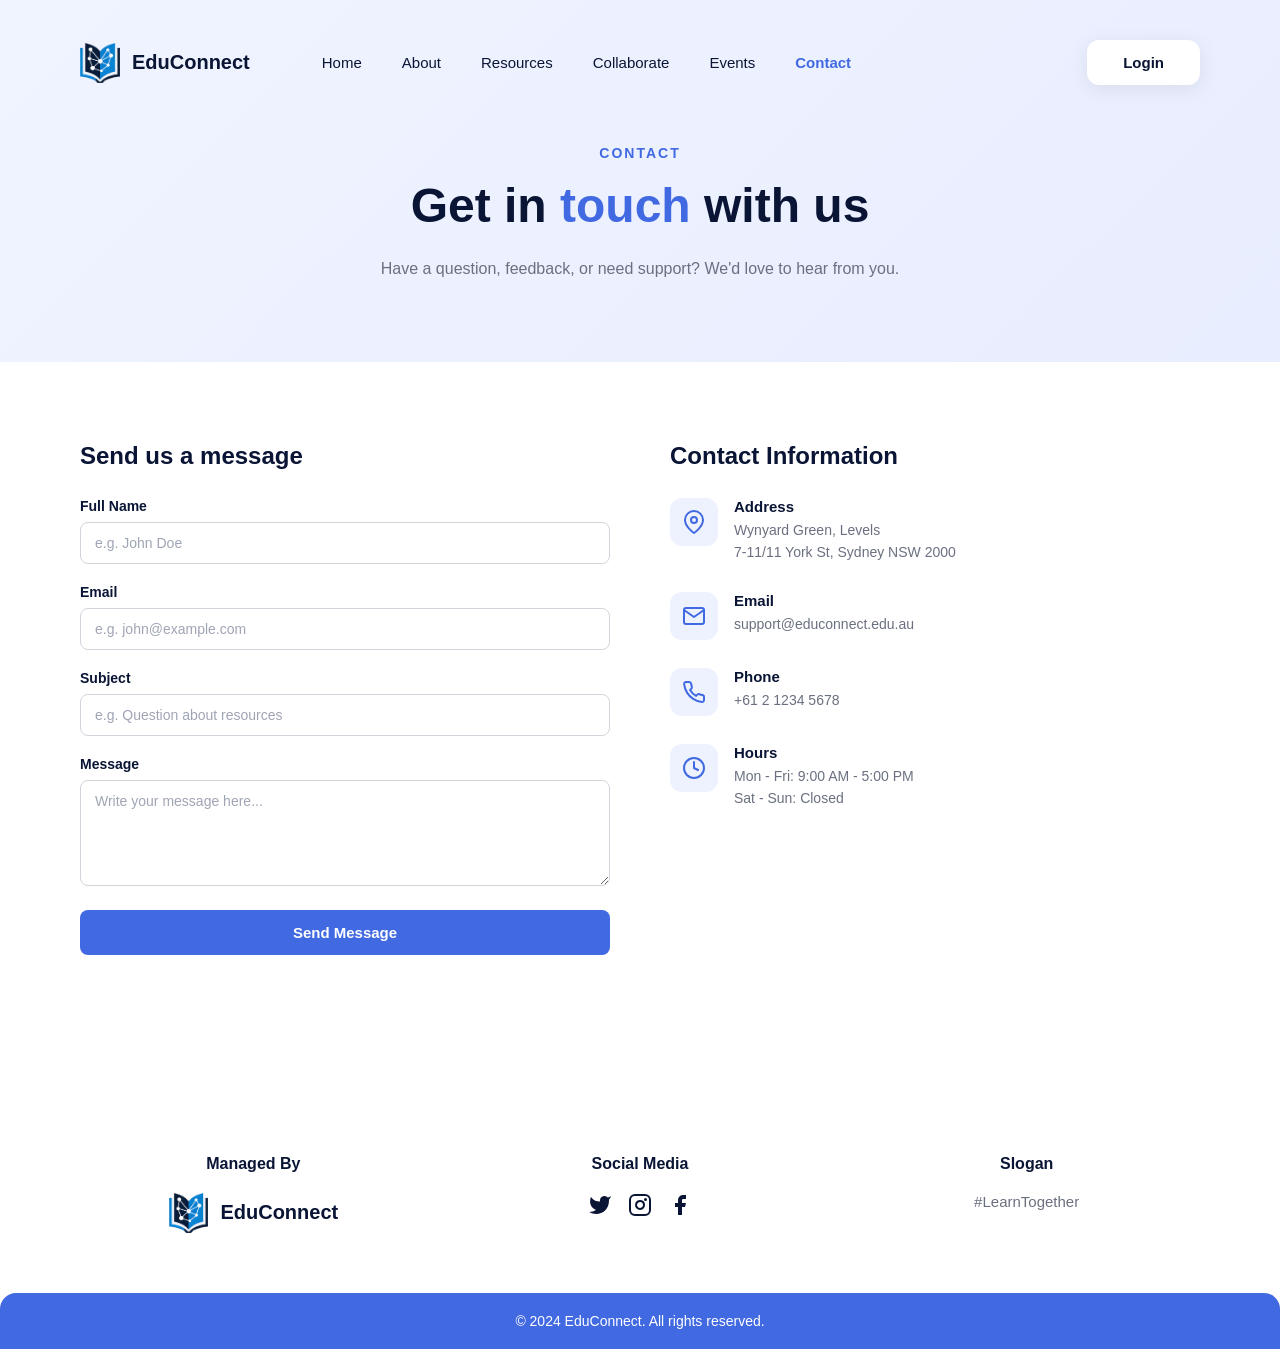
<file: contact.html>
<!doctype html>
<html lang="en">
  <head>
    <meta charset="UTF-8" />
    <meta name="viewport" content="width=device-width, initial-scale=1.0" />
    <title>EduConnect - Contact</title>
    <link rel="icon" type="image/png" href="assets/logo.png" />
    <link rel="stylesheet" href="styles/global.css" />
    <link rel="stylesheet" href="styles/nav.css" />
    <link rel="stylesheet" href="styles/pages.css" />
    <link rel="stylesheet" href="styles/footer.css" />
    <link rel="stylesheet" href="styles/responsive.css" />
  </head>
  <body>
    <div class="page-hero-wrapper">
      <div class="container">
        <nav>
          <div class="logo">
            <img src="assets/logo.png" alt="EduConnect Logo" class="logo-img" />
            <span>EduConnect</span>
            <ul class="nav-links">
              <li><a href="index.html">Home</a></li>
              <li><a href="about.html">About</a></li>
              <li><a href="resources.html">Resources</a></li>
              <li><a href="collaboration.html">Collaborate</a></li>
              <li><a href="events.html">Events</a></li>
              <li><a href="contact.html" class="active">Contact</a></li>
            </ul>
          </div>
          <a href="login.html"><button class="login-btn">Login</button></a>
        </nav>

        <section class="page-header">
          <p class="section-label">CONTACT</p>
          <h1 class="page-title">Get in <span class="highlight">touch</span> with us</h1>
          <p class="page-subtitle">Have a question, feedback, or need support? We'd love to hear from you.</p>
        </section>
      </div>
    </div>

    <div class="content-wrapper">
      <section class="contact-section">
        <div class="contact-grid">
          <div class="contact-form-wrapper">
            <h2>Send us a message</h2>
            <form class="contact-form">
              <div class="form-group">
                <label for="name">Full Name</label>
                <input type="text" id="name" placeholder="e.g. John Doe" />
              </div>

              <div class="form-group">
                <label for="email">Email</label>
                <input type="email" id="email" placeholder="e.g. john@example.com" />
              </div>

              <div class="form-group">
                <label for="subject">Subject</label>
                <input type="text" id="subject" placeholder="e.g. Question about resources" />
              </div>

              <div class="form-group">
                <label for="message">Message</label>
                <textarea id="message" rows="5" placeholder="Write your message here..."></textarea>
              </div>

              <button type="submit" class="contact-submit">Send Message</button>
            </form>
          </div>

          <div class="contact-info-wrapper">
            <h2>Contact Information</h2>
            <div class="contact-info-list">
              <div class="contact-info-item">
                <div class="contact-info-icon">
                  <svg width="24" height="24" viewBox="0 0 24 24" fill="none" stroke="#4169e1" stroke-width="2" stroke-linecap="round" stroke-linejoin="round">
                    <path d="M21 10c0 7-9 13-9 13s-9-6-9-13a9 9 0 0 1 18 0z"/>
                    <circle cx="12" cy="10" r="3"/>
                  </svg>
                </div>
                <div>
                  <h4>Address</h4>
                  <p>Wynyard Green, Levels<br>7-11/11 York St, Sydney NSW 2000</p>
                </div>
              </div>

              <div class="contact-info-item">
                <div class="contact-info-icon">
                  <svg width="24" height="24" viewBox="0 0 24 24" fill="none" stroke="#4169e1" stroke-width="2" stroke-linecap="round" stroke-linejoin="round">
                    <path d="M4 4h16c1.1 0 2 .9 2 2v12c0 1.1-.9 2-2 2H4c-1.1 0-2-.9-2-2V6c0-1.1.9-2 2-2z"/>
                    <polyline points="22,6 12,13 2,6"/>
                  </svg>
                </div>
                <div>
                  <h4>Email</h4>
                  <p>support@educonnect.edu.au</p>
                </div>
              </div>

              <div class="contact-info-item">
                <div class="contact-info-icon">
                  <svg width="24" height="24" viewBox="0 0 24 24" fill="none" stroke="#4169e1" stroke-width="2" stroke-linecap="round" stroke-linejoin="round">
                    <path d="M22 16.92v3a2 2 0 0 1-2.18 2 19.79 19.79 0 0 1-8.63-3.07 19.5 19.5 0 0 1-6-6 19.79 19.79 0 0 1-3.07-8.67A2 2 0 0 1 4.11 2h3a2 2 0 0 1 2 1.72 12.84 12.84 0 0 0 .7 2.81 2 2 0 0 1-.45 2.11L8.09 9.91a16 16 0 0 0 6 6l1.27-1.27a2 2 0 0 1 2.11-.45 12.84 12.84 0 0 0 2.81.7A2 2 0 0 1 22 16.92z"/>
                  </svg>
                </div>
                <div>
                  <h4>Phone</h4>
                  <p>+61 2 1234 5678</p>
                </div>
              </div>

              <div class="contact-info-item">
                <div class="contact-info-icon">
                  <svg width="24" height="24" viewBox="0 0 24 24" fill="none" stroke="#4169e1" stroke-width="2" stroke-linecap="round" stroke-linejoin="round">
                    <circle cx="12" cy="12" r="10"/>
                    <polyline points="12 6 12 12 16 14"/>
                  </svg>
                </div>
                <div>
                  <h4>Hours</h4>
                  <p>Mon - Fri: 9:00 AM - 5:00 PM<br>Sat - Sun: Closed</p>
                </div>
              </div>
            </div>
          </div>
        </div>
      </section>
    </div>

    <footer>
      <div class="footer-content">
        <div class="footer-col">
          <h4>Managed By</h4>
          <div class="footer-logo">
            <img src="assets/logo.png" alt="EduConnect Logo" class="logo-img" />
            <span>EduConnect</span>
          </div>
        </div>
        <div class="footer-col">
          <h4>Social Media</h4>
          <div class="social-icons">
            <svg width="24" height="24" viewBox="0 0 24 24" fill="#0a1535"><path d="M23 3a10.9 10.9 0 0 1-3.14 1.53 4.48 4.48 0 0 0-7.86 3v1A10.66 10.66 0 0 1 3 4s-4 9 5 13a11.64 11.64 0 0 1-7 2c9 5 20 0 20-11.5a4.5 4.5 0 0 0-.08-.83A7.72 7.72 0 0 0 23 3z"/></svg>
            <svg width="24" height="24" viewBox="0 0 24 24" fill="#0a1535"><rect x="2" y="2" width="20" height="20" rx="5" ry="5" fill="none" stroke="#0a1535" stroke-width="2"/><path d="M16 11.37A4 4 0 1 1 12.63 8 4 4 0 0 1 16 11.37z" fill="none" stroke="#0a1535" stroke-width="2"/><circle cx="17.5" cy="6.5" r="1.5" fill="#0a1535"/></svg>
            <svg width="24" height="24" viewBox="0 0 24 24" fill="#0a1535"><path d="M18 2h-3a5 5 0 0 0-5 5v3H7v4h3v8h4v-8h3l1-4h-4V7a1 1 0 0 1 1-1h3z"/></svg>
          </div>
        </div>
        <div class="footer-col">
          <h4>Slogan</h4>
          <p class="slogan">#LearnTogether</p>
        </div>
      </div>
      <div class="footer-bar">
        <p>&copy; 2024 EduConnect. All rights reserved.</p>
      </div>
    </footer>
    <script>
      document.querySelector('.contact-form').addEventListener('submit', function(e) {
        e.preventDefault();

        const name = document.getElementById('name').value.trim();
        const email = document.getElementById('email').value.trim();
        const subject = document.getElementById('subject').value.trim();
        const message = document.getElementById('message').value.trim();

        // Validation
        if (!name || !email || !subject || !message) {
          showNotification('Please fill in all fields.', 'error');
          return;
        }

        if (!email.includes('@') || !email.includes('.')) {
          showNotification('Please enter a valid email address.', 'error');
          return;
        }

        // Success
        showNotification('Message sent successfully! We\'ll get back to you soon.', 'success');
        this.reset();
      });

      function showNotification(msg, type) {
        // Remove existing notification
        const existing = document.querySelector('.notification');
        if (existing) existing.remove();

        const notification = document.createElement('div');
        notification.className = 'notification';
        notification.textContent = msg;
        notification.style.cssText = 'position:fixed;top:24px;right:24px;padding:16px 24px;border-radius:12px;font-size:14px;font-weight:600;font-family:inherit;z-index:1000;box-shadow:0 10px 30px rgba(0,0,0,0.15);transition:opacity 0.3s;'
          + (type === 'success'
            ? 'background:#10b981;color:white;'
            : 'background:#ef4444;color:white;');

        document.body.appendChild(notification);
        setTimeout(() => {
          notification.style.opacity = '0';
          setTimeout(() => notification.remove(), 300);
        }, 3000);
      }
    </script>
  </body>
</html>
</file>
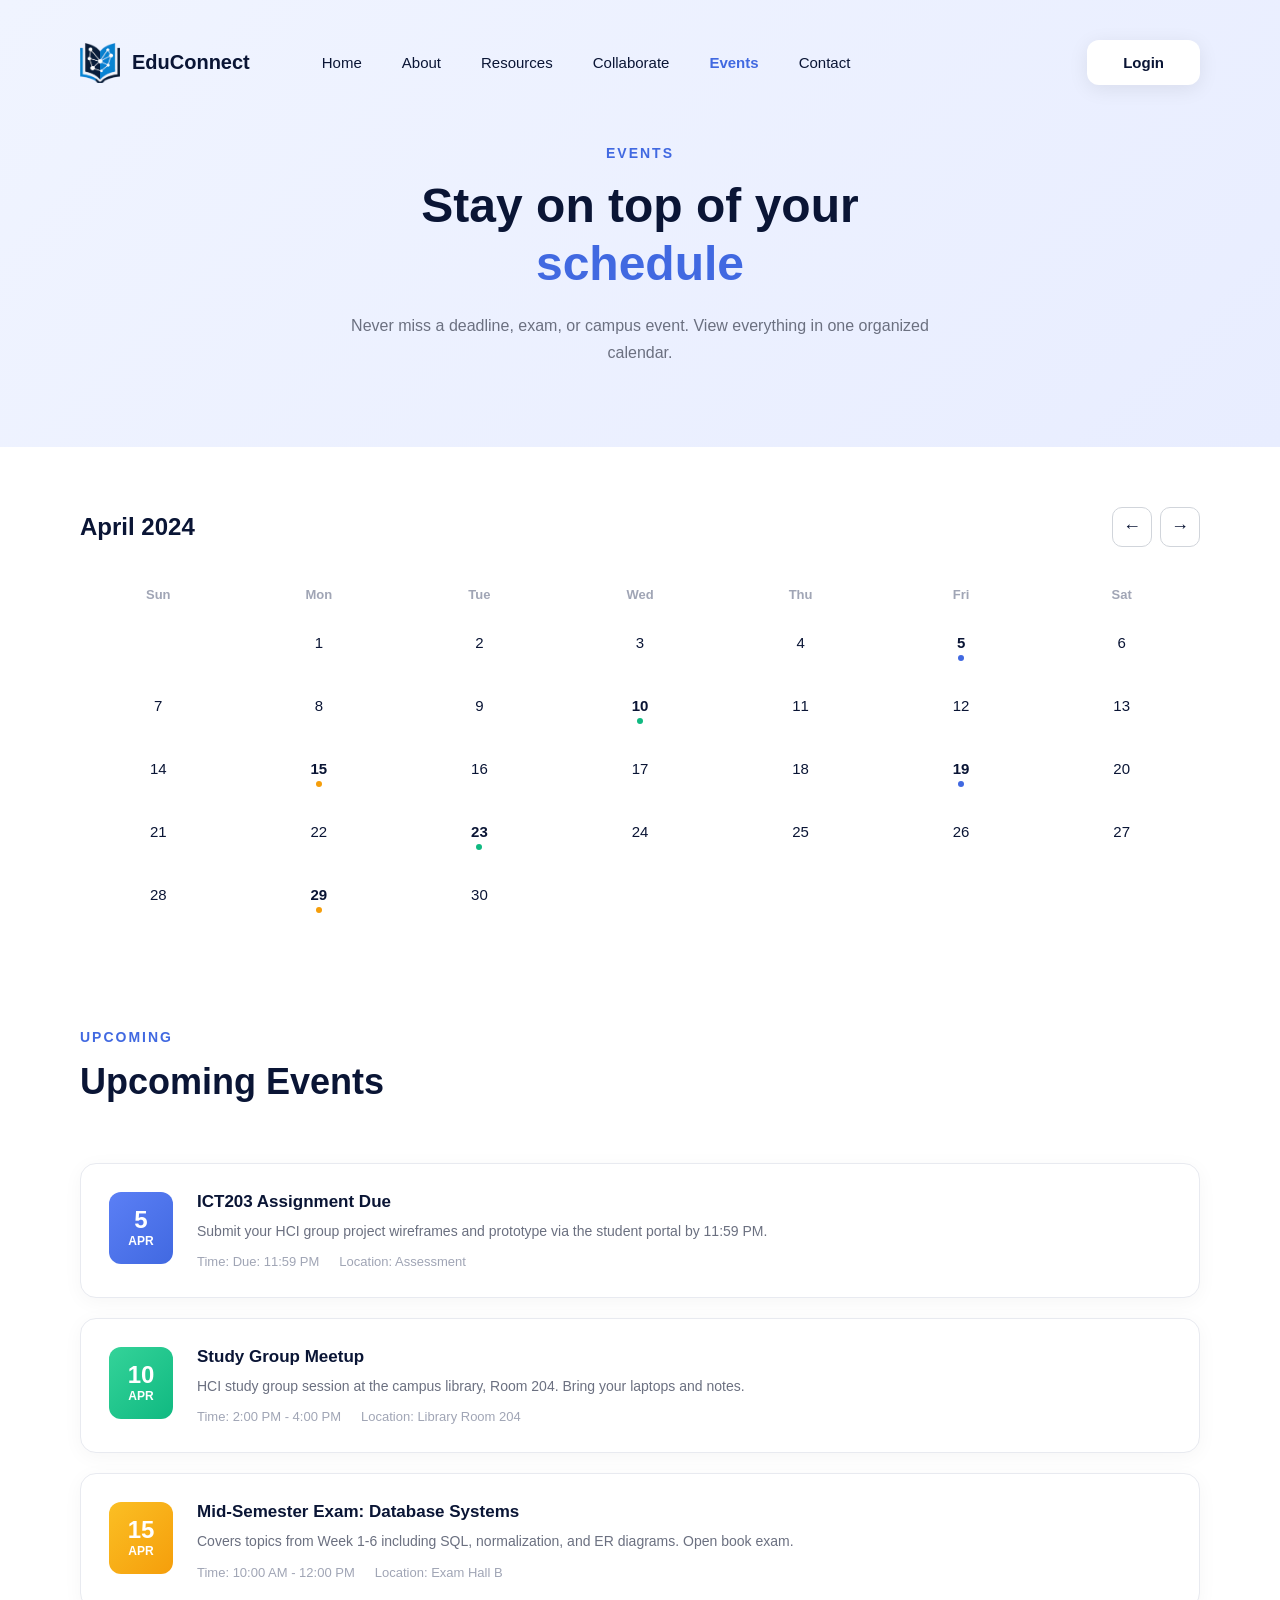
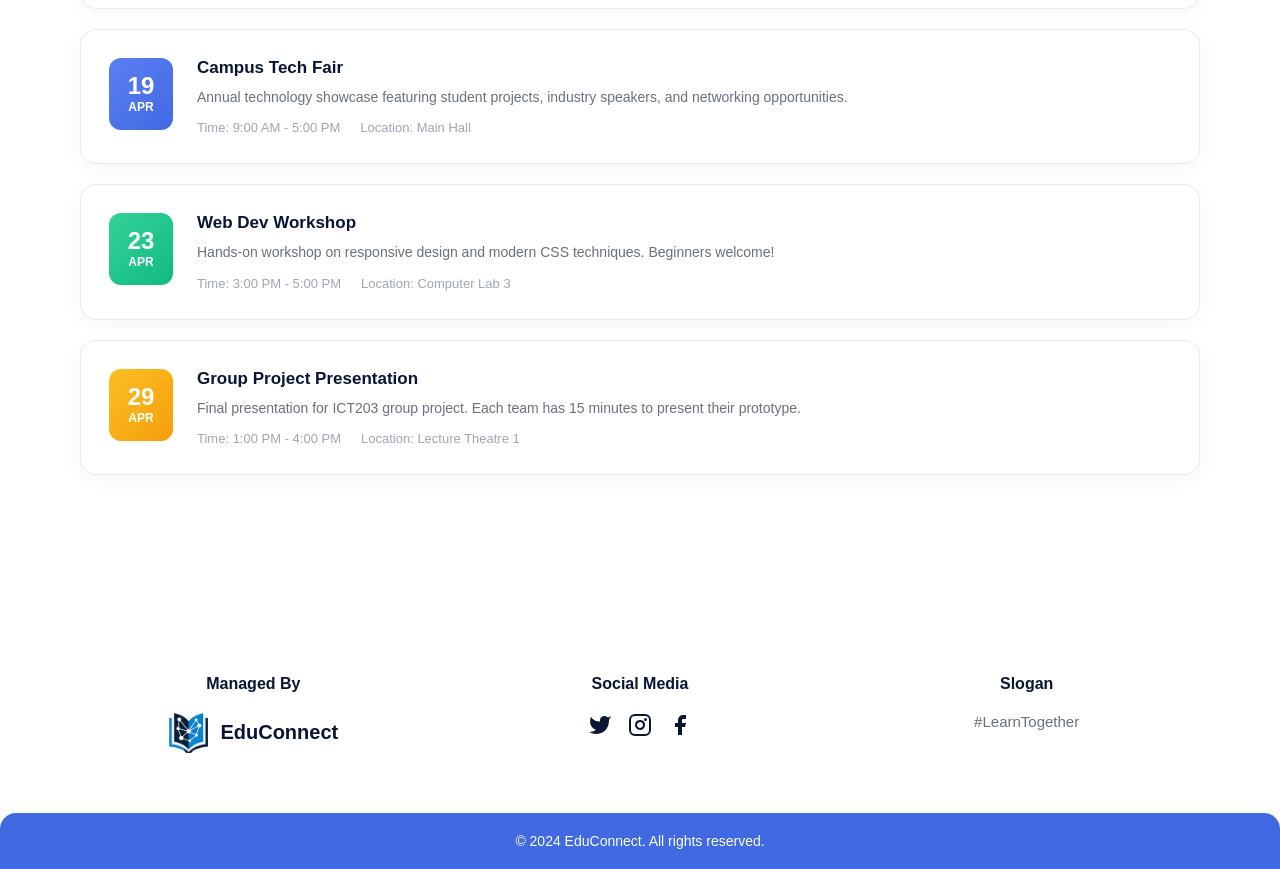
<file: events.html>
<!doctype html>
<html lang="en">
  <head>
    <meta charset="UTF-8" />
    <meta name="viewport" content="width=device-width, initial-scale=1.0" />
    <title>EduConnect - Events</title>
    <link rel="icon" type="image/png" href="assets/logo.png" />
    <link rel="stylesheet" href="styles/global.css" />
    <link rel="stylesheet" href="styles/nav.css" />
    <link rel="stylesheet" href="styles/pages.css" />
    <link rel="stylesheet" href="styles/footer.css" />
    <link rel="stylesheet" href="styles/responsive.css" />
  </head>
  <body>
    <div class="page-hero-wrapper">
      <div class="container">
        <nav>
          <div class="logo">
            <img src="assets/logo.png" alt="EduConnect Logo" class="logo-img" />
            <span>EduConnect</span>
            <ul class="nav-links">
              <li><a href="index.html">Home</a></li>
              <li><a href="about.html">About</a></li>
              <li><a href="resources.html">Resources</a></li>
              <li><a href="collaboration.html">Collaborate</a></li>
              <li><a href="events.html" class="active">Events</a></li>
              <li><a href="contact.html">Contact</a></li>
            </ul>
          </div>
          <a href="login.html"><button class="login-btn">Login</button></a>
        </nav>

        <section class="page-header">
          <p class="section-label">EVENTS</p>
          <h1 class="page-title">Stay on top of your <span class="highlight">schedule</span></h1>
          <p class="page-subtitle">Never miss a deadline, exam, or campus event. View everything in one organized calendar.</p>
        </section>
      </div>
    </div>

    <div class="content-wrapper">
      <section class="events-calendar">
        <div class="calendar-header">
          <h2 id="calendar-title">April 2024</h2>
          <div class="calendar-nav">
            <button class="cal-nav-btn" id="prev-month">&larr;</button>
            <button class="cal-nav-btn" id="next-month">&rarr;</button>
          </div>
        </div>

        <div class="calendar-grid" id="calendar-grid">
          <div class="cal-day-header">Sun</div>
          <div class="cal-day-header">Mon</div>
          <div class="cal-day-header">Tue</div>
          <div class="cal-day-header">Wed</div>
          <div class="cal-day-header">Thu</div>
          <div class="cal-day-header">Fri</div>
          <div class="cal-day-header">Sat</div>
        </div>
      </section>

      <section class="upcoming-events">
        <p class="section-label">UPCOMING</p>
        <h2 class="section-title">Upcoming Events</h2>

        <div class="events-list" id="events-list"></div>
      </section>
    </div>

    <footer>
      <div class="footer-content">
        <div class="footer-col">
          <h4>Managed By</h4>
          <div class="footer-logo">
            <img src="assets/logo.png" alt="EduConnect Logo" class="logo-img" />
            <span>EduConnect</span>
          </div>
        </div>
        <div class="footer-col">
          <h4>Social Media</h4>
          <div class="social-icons">
            <svg width="24" height="24" viewBox="0 0 24 24" fill="#0a1535"><path d="M23 3a10.9 10.9 0 0 1-3.14 1.53 4.48 4.48 0 0 0-7.86 3v1A10.66 10.66 0 0 1 3 4s-4 9 5 13a11.64 11.64 0 0 1-7 2c9 5 20 0 20-11.5a4.5 4.5 0 0 0-.08-.83A7.72 7.72 0 0 0 23 3z"/></svg>
            <svg width="24" height="24" viewBox="0 0 24 24" fill="#0a1535"><rect x="2" y="2" width="20" height="20" rx="5" ry="5" fill="none" stroke="#0a1535" stroke-width="2"/><path d="M16 11.37A4 4 0 1 1 12.63 8 4 4 0 0 1 16 11.37z" fill="none" stroke="#0a1535" stroke-width="2"/><circle cx="17.5" cy="6.5" r="1.5" fill="#0a1535"/></svg>
            <svg width="24" height="24" viewBox="0 0 24 24" fill="#0a1535"><path d="M18 2h-3a5 5 0 0 0-5 5v3H7v4h3v8h4v-8h3l1-4h-4V7a1 1 0 0 1 1-1h3z"/></svg>
          </div>
        </div>
        <div class="footer-col">
          <h4>Slogan</h4>
          <p class="slogan">#LearnTogether</p>
        </div>
      </div>
      <div class="footer-bar">
        <p>&copy; 2024 EduConnect. All rights reserved.</p>
      </div>
    </footer>
    <script>
      let events = {};
      let eventsData = [];

      const monthNames = ['January','February','March','April','May','June','July','August','September','October','November','December'];
      let currentYear = 2024;
      let currentMonth = 3; // April (0-indexed)

      const calendarGrid = document.getElementById('calendar-grid');
      const calendarTitle = document.getElementById('calendar-title');

      function renderCalendar(year, month) {
        // Remove old day cells (keep the 7 headers)
        const headers = calendarGrid.querySelectorAll('.cal-day-header');
        calendarGrid.innerHTML = '';
        headers.forEach(h => calendarGrid.appendChild(h));

        calendarTitle.textContent = monthNames[month] + ' ' + year;

        const firstDay = new Date(year, month, 1).getDay();
        const daysInMonth = new Date(year, month + 1, 0).getDate();

        const today = new Date();
        const isCurrentMonth = today.getFullYear() === year && today.getMonth() === month;

        // Empty cells before first day
        for (let i = 0; i < firstDay; i++) {
          const empty = document.createElement('div');
          empty.className = 'cal-day empty';
          calendarGrid.appendChild(empty);
        }

        // Day cells
        for (let d = 1; d <= daysInMonth; d++) {
          const cell = document.createElement('div');
          const dateKey = year + '-' + String(month + 1).padStart(2, '0') + '-' + String(d).padStart(2, '0');

          let classes = 'cal-day';
          if (isCurrentMonth && d === today.getDate()) classes += ' today';
          if (events[dateKey]) classes += ' has-event';
          cell.className = classes;
          cell.textContent = d;

          if (events[dateKey]) {
            const dot = document.createElement('span');
            dot.className = 'event-dot ' + events[dateKey].dot;
            cell.appendChild(dot);

            cell.style.cursor = 'pointer';
            cell.title = events[dateKey].title;
            cell.addEventListener('click', () => {
              // Scroll to the matching event card
              const eventCards = document.querySelectorAll('.event-card');
              for (const card of eventCards) {
                const cardTitle = card.querySelector('.event-info h3').textContent;
                if (cardTitle === events[dateKey].title) {
                  card.scrollIntoView({ behavior: 'smooth', block: 'center' });
                  card.style.boxShadow = '0 0 0 3px #4169e1';
                  setTimeout(() => { card.style.boxShadow = ''; }, 2000);
                  break;
                }
              }
            });
          }

          calendarGrid.appendChild(cell);
        }

        // Fill remaining cells to complete the grid
        const totalCells = firstDay + daysInMonth;
        const remainder = totalCells % 7;
        if (remainder > 0) {
          for (let i = 0; i < 7 - remainder; i++) {
            const empty = document.createElement('div');
            empty.className = 'cal-day empty';
            calendarGrid.appendChild(empty);
          }
        }
      }

      document.getElementById('prev-month').addEventListener('click', () => {
        currentMonth--;
        if (currentMonth < 0) { currentMonth = 11; currentYear--; }
        renderCalendar(currentYear, currentMonth);
      });

      document.getElementById('next-month').addEventListener('click', () => {
        currentMonth++;
        if (currentMonth > 11) { currentMonth = 0; currentYear++; }
        renderCalendar(currentYear, currentMonth);
      });

      // Load data from JSON
      fetch('data.json')
        .then(res => res.json())
        .then(data => {
          eventsData = data.events;
          const monthNames2 = ['JAN','FEB','MAR','APR','MAY','JUN','JUL','AUG','SEP','OCT','NOV','DEC'];
          const dotToBg = { 'blue-dot': 'blue-bg', 'green-dot': 'green-bg', 'orange-dot': 'orange-bg' };

          // Build events lookup
          eventsData.forEach(ev => {
            events[ev.date] = { dot: ev.dot, title: ev.title };
          });

          // Render event cards
          const list = document.getElementById('events-list');
          eventsData.forEach(ev => {
            const d = new Date(ev.date);
            const day = d.getDate();
            const mon = monthNames2[d.getMonth()];
            const bgClass = dotToBg[ev.dot] || 'blue-bg';

            list.innerHTML += `
              <div class="event-card">
                <div class="event-date-box ${bgClass}">
                  <span class="event-day">${day}</span>
                  <span class="event-month">${mon}</span>
                </div>
                <div class="event-info">
                  <h3>${ev.title}</h3>
                  <p>${ev.description}</p>
                  <div class="event-meta">
                    <span>Time: ${ev.time}</span>
                    <span>Location: ${ev.category}</span>
                  </div>
                </div>
              </div>`;
          });

          // Initial calendar render
          renderCalendar(currentYear, currentMonth);
        });
    </script>
  </body>
</html>
</file>
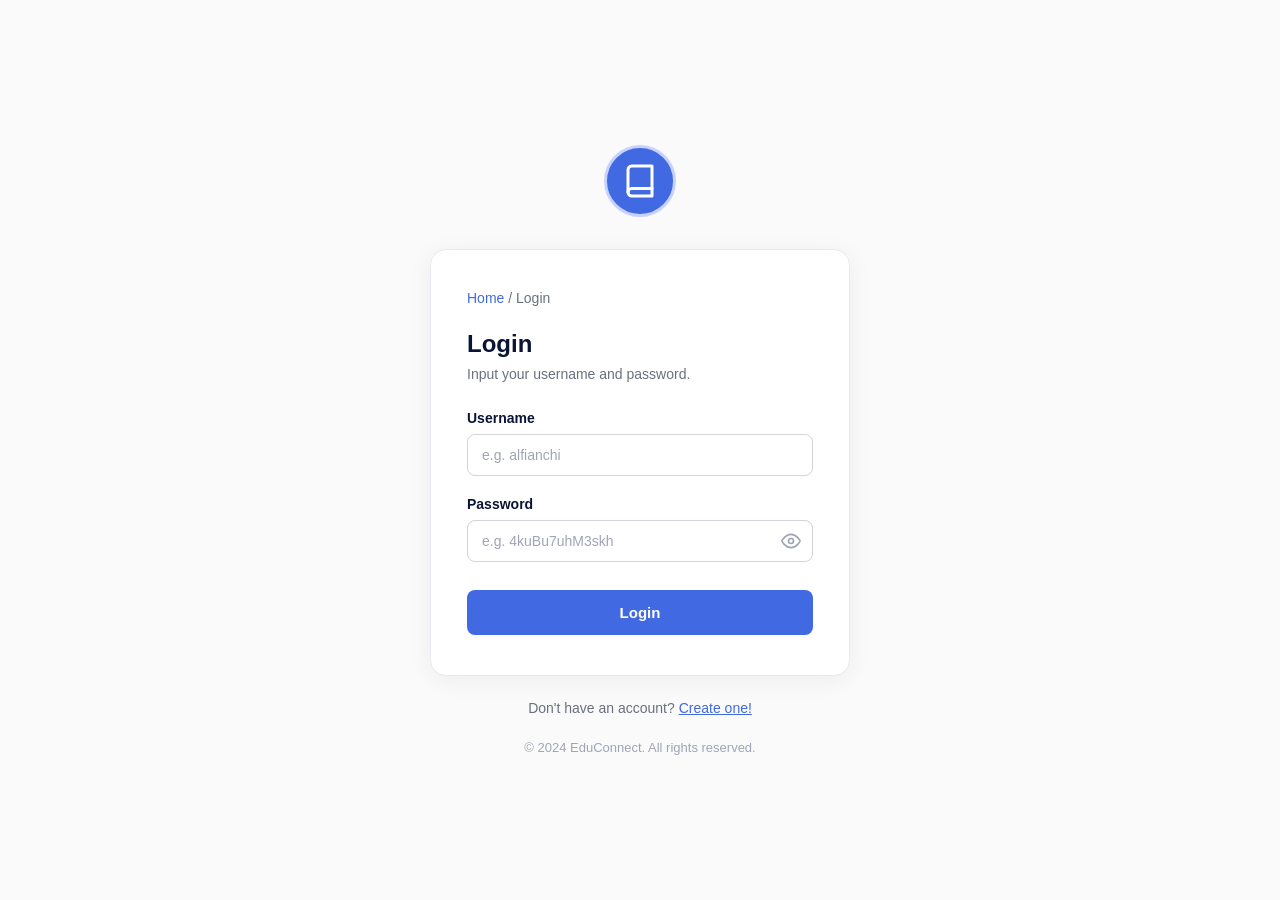
<file: login.html>
<!doctype html>
<html lang="en">
  <head>
    <meta charset="UTF-8" />
    <meta name="viewport" content="width=device-width, initial-scale=1.0" />
    <title>EduConnect - Login</title>
    <link rel="icon" type="image/png" href="assets/logo.png" />
    <link rel="stylesheet" href="styles/global.css" />
    <link rel="stylesheet" href="styles/auth.css" />
    <link rel="stylesheet" href="styles/responsive.css" />
  </head>
  <body>
    <div class="auth-page">
      <div class="auth-logo">
        <svg viewBox="0 0 24 24" fill="none" stroke="white" stroke-width="2" stroke-linecap="round" stroke-linejoin="round">
          <path d="M4 19.5A2.5 2.5 0 0 1 6.5 17H20" />
          <path d="M6.5 2H20v20H6.5A2.5 2.5 0 0 1 4 19.5v-15A2.5 2.5 0 0 1 6.5 2z" />
        </svg>
      </div>

      <div class="auth-card">
        <p class="auth-breadcrumb">
          <a href="index.html">Home</a> <span>/ Login</span>
        </p>
        <h1>Login</h1>
        <p class="auth-subtitle">Input your username and password.</p>

        <form>
          <div class="form-group">
            <label for="username">Username</label>
            <input type="text" id="username" placeholder="e.g. alfianchi" />
          </div>

          <div class="form-group">
            <label for="password">Password</label>
            <div class="password-wrapper">
              <input type="password" id="password" placeholder="e.g. 4kuBu7uhM3skh" />
              <button type="button" class="password-toggle" onclick="togglePassword('password', this)">
                <svg width="20" height="20" viewBox="0 0 24 24" fill="none" stroke="currentColor" stroke-width="2" stroke-linecap="round" stroke-linejoin="round">
                  <path d="M1 12s4-8 11-8 11 8 11 8-4 8-11 8-11-8-11-8z"/>
                  <circle cx="12" cy="12" r="3"/>
                </svg>
              </button>
            </div>
          </div>

          <button type="submit" class="auth-submit">Login</button>
        </form>
      </div>

      <p class="auth-footer">
        Don't have an account? <a href="register.html">Create one!</a>
      </p>
      <p class="auth-copyright">&copy; 2024 EduConnect. All rights reserved.</p>
    </div>

    <script>
      function togglePassword(id, btn) {
        const input = document.getElementById(id);
        const isPassword = input.type === "password";
        input.type = isPassword ? "text" : "password";
        btn.innerHTML = isPassword
          ? '<svg width="20" height="20" viewBox="0 0 24 24" fill="none" stroke="currentColor" stroke-width="2" stroke-linecap="round" stroke-linejoin="round"><path d="M17.94 17.94A10.07 10.07 0 0 1 12 20c-7 0-11-8-11-8a18.45 18.45 0 0 1 5.06-5.94M9.9 4.24A9.12 9.12 0 0 1 12 4c7 0 11 8 11 8a18.5 18.5 0 0 1-2.16 3.19m-6.72-1.07a3 3 0 1 1-4.24-4.24"/><line x1="1" y1="1" x2="23" y2="23"/></svg>'
          : '<svg width="20" height="20" viewBox="0 0 24 24" fill="none" stroke="currentColor" stroke-width="2" stroke-linecap="round" stroke-linejoin="round"><path d="M1 12s4-8 11-8 11 8 11 8-4 8-11 8-11-8-11-8z"/><circle cx="12" cy="12" r="3"/></svg>';
      }

      document.querySelector('form').addEventListener('submit', function(e) {
        e.preventDefault();

        const username = document.getElementById('username').value.trim();
        const password = document.getElementById('password').value.trim();

        if (!username || !password) {
          showNotification('Please enter both username and password.', 'error');
          return;
        }

        showNotification('Login successful! Redirecting...', 'success');
        setTimeout(() => { window.location.href = 'index.html'; }, 1500);
      });

      function showNotification(msg, type) {
        const existing = document.querySelector('.notification');
        if (existing) existing.remove();

        const notification = document.createElement('div');
        notification.className = 'notification';
        notification.textContent = msg;
        notification.style.cssText = 'position:fixed;top:24px;right:24px;padding:16px 24px;border-radius:12px;font-size:14px;font-weight:600;font-family:inherit;z-index:1000;box-shadow:0 10px 30px rgba(0,0,0,0.15);transition:opacity 0.3s;'
          + (type === 'success' ? 'background:#10b981;color:white;' : 'background:#ef4444;color:white;');

        document.body.appendChild(notification);
        setTimeout(() => {
          notification.style.opacity = '0';
          setTimeout(() => notification.remove(), 300);
        }, 3000);
      }
    </script>
  </body>
</html>
</file>
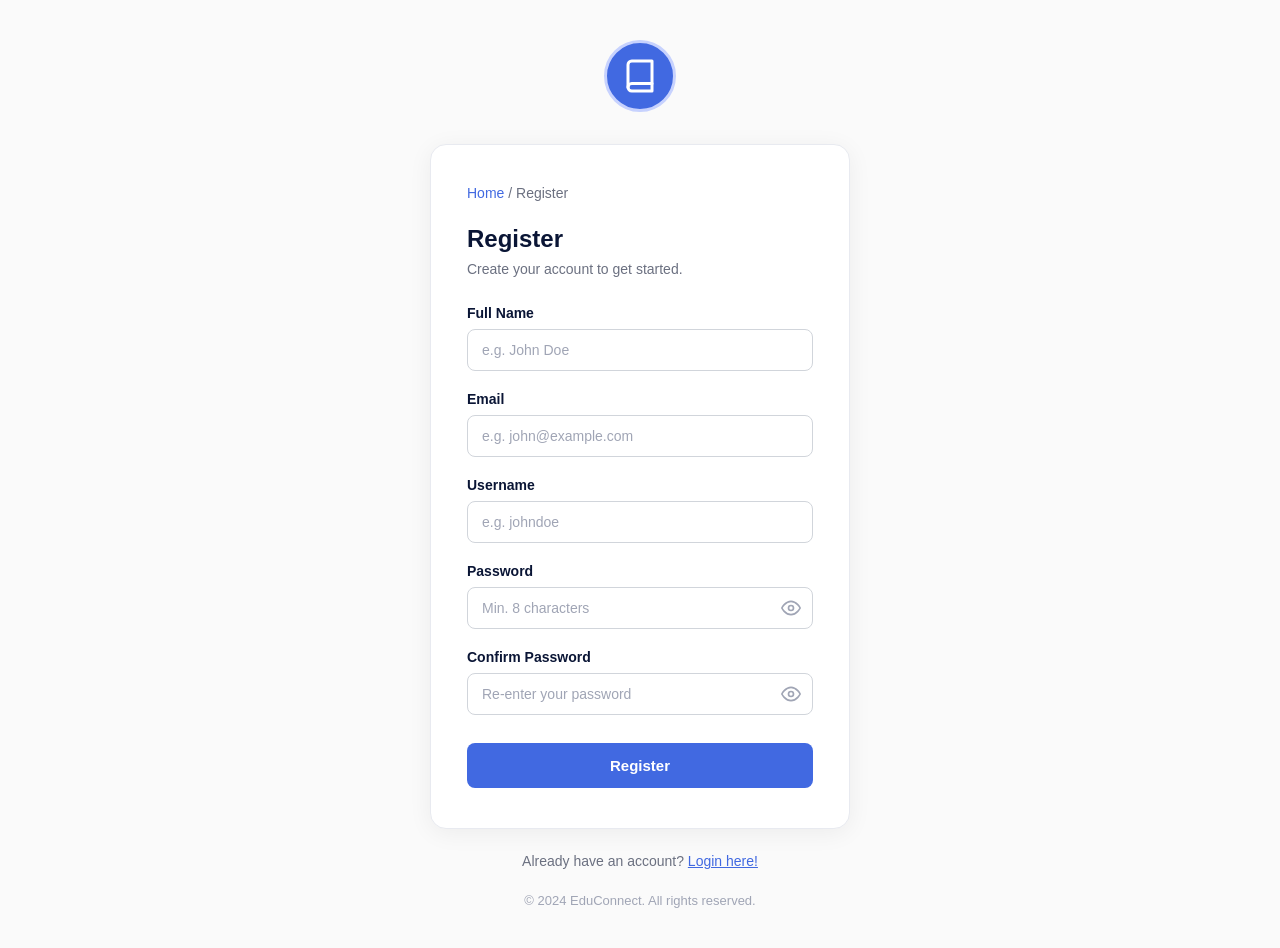
<file: register.html>
<!doctype html>
<html lang="en">
  <head>
    <meta charset="UTF-8" />
    <meta name="viewport" content="width=device-width, initial-scale=1.0" />
    <title>EduConnect - Register</title>
    <link rel="icon" type="image/png" href="assets/logo.png" />
    <link rel="stylesheet" href="styles/global.css" />
    <link rel="stylesheet" href="styles/auth.css" />
    <link rel="stylesheet" href="styles/responsive.css" />
  </head>
  <body>
    <div class="auth-page">
      <div class="auth-logo">
        <svg viewBox="0 0 24 24" fill="none" stroke="white" stroke-width="2" stroke-linecap="round" stroke-linejoin="round">
          <path d="M4 19.5A2.5 2.5 0 0 1 6.5 17H20" />
          <path d="M6.5 2H20v20H6.5A2.5 2.5 0 0 1 4 19.5v-15A2.5 2.5 0 0 1 6.5 2z" />
        </svg>
      </div>

      <div class="auth-card">
        <p class="auth-breadcrumb">
          <a href="index.html">Home</a> <span>/ Register</span>
        </p>
        <h1>Register</h1>
        <p class="auth-subtitle">Create your account to get started.</p>

        <form>
          <div class="form-group">
            <label for="fullname">Full Name</label>
            <input type="text" id="fullname" placeholder="e.g. John Doe" />
          </div>

          <div class="form-group">
            <label for="email">Email</label>
            <input type="email" id="email" placeholder="e.g. john@example.com" />
          </div>

          <div class="form-group">
            <label for="username">Username</label>
            <input type="text" id="username" placeholder="e.g. johndoe" />
          </div>

          <div class="form-group">
            <label for="password">Password</label>
            <div class="password-wrapper">
              <input type="password" id="password" placeholder="Min. 8 characters" />
              <button type="button" class="password-toggle" onclick="togglePassword('password', this)">
                <svg width="20" height="20" viewBox="0 0 24 24" fill="none" stroke="currentColor" stroke-width="2" stroke-linecap="round" stroke-linejoin="round">
                  <path d="M1 12s4-8 11-8 11 8 11 8-4 8-11 8-11-8-11-8z"/>
                  <circle cx="12" cy="12" r="3"/>
                </svg>
              </button>
            </div>
          </div>

          <div class="form-group">
            <label for="confirm-password">Confirm Password</label>
            <div class="password-wrapper">
              <input type="password" id="confirm-password" placeholder="Re-enter your password" />
              <button type="button" class="password-toggle" onclick="togglePassword('confirm-password', this)">
                <svg width="20" height="20" viewBox="0 0 24 24" fill="none" stroke="currentColor" stroke-width="2" stroke-linecap="round" stroke-linejoin="round">
                  <path d="M1 12s4-8 11-8 11 8 11 8-4 8-11 8-11-8-11-8z"/>
                  <circle cx="12" cy="12" r="3"/>
                </svg>
              </button>
            </div>
          </div>

          <button type="submit" class="auth-submit">Register</button>
        </form>
      </div>

      <p class="auth-footer">
        Already have an account? <a href="login.html">Login here!</a>
      </p>
      <p class="auth-copyright">&copy; 2024 EduConnect. All rights reserved.</p>
    </div>

    <script>
      function togglePassword(id, btn) {
        const input = document.getElementById(id);
        const isPassword = input.type === "password";
        input.type = isPassword ? "text" : "password";
        btn.innerHTML = isPassword
          ? '<svg width="20" height="20" viewBox="0 0 24 24" fill="none" stroke="currentColor" stroke-width="2" stroke-linecap="round" stroke-linejoin="round"><path d="M17.94 17.94A10.07 10.07 0 0 1 12 20c-7 0-11-8-11-8a18.45 18.45 0 0 1 5.06-5.94M9.9 4.24A9.12 9.12 0 0 1 12 4c7 0 11 8 11 8a18.5 18.5 0 0 1-2.16 3.19m-6.72-1.07a3 3 0 1 1-4.24-4.24"/><line x1="1" y1="1" x2="23" y2="23"/></svg>'
          : '<svg width="20" height="20" viewBox="0 0 24 24" fill="none" stroke="currentColor" stroke-width="2" stroke-linecap="round" stroke-linejoin="round"><path d="M1 12s4-8 11-8 11 8 11 8-4 8-11 8-11-8-11-8z"/><circle cx="12" cy="12" r="3"/></svg>';
      }

      document.querySelector('form').addEventListener('submit', function(e) {
        e.preventDefault();

        const fullname = document.getElementById('fullname').value.trim();
        const email = document.getElementById('email').value.trim();
        const username = document.getElementById('username').value.trim();
        const password = document.getElementById('password').value.trim();
        const confirmPassword = document.getElementById('confirm-password').value.trim();

        if (!fullname || !email || !username || !password || !confirmPassword) {
          showNotification('Please fill in all fields.', 'error');
          return;
        }

        if (!email.includes('@') || !email.includes('.')) {
          showNotification('Please enter a valid email address.', 'error');
          return;
        }

        if (password.length < 8) {
          showNotification('Password must be at least 8 characters.', 'error');
          return;
        }

        if (password !== confirmPassword) {
          showNotification('Passwords do not match.', 'error');
          return;
        }

        showNotification('Account created successfully! Redirecting to login...', 'success');
        setTimeout(() => { window.location.href = 'login.html'; }, 1500);
      });

      function showNotification(msg, type) {
        const existing = document.querySelector('.notification');
        if (existing) existing.remove();

        const notification = document.createElement('div');
        notification.className = 'notification';
        notification.textContent = msg;
        notification.style.cssText = 'position:fixed;top:24px;right:24px;padding:16px 24px;border-radius:12px;font-size:14px;font-weight:600;font-family:inherit;z-index:1000;box-shadow:0 10px 30px rgba(0,0,0,0.15);transition:opacity 0.3s;'
          + (type === 'success' ? 'background:#10b981;color:white;' : 'background:#ef4444;color:white;');

        document.body.appendChild(notification);
        setTimeout(() => {
          notification.style.opacity = '0';
          setTimeout(() => notification.remove(), 300);
        }, 3000);
      }
    </script>
  </body>
</html>
</file>
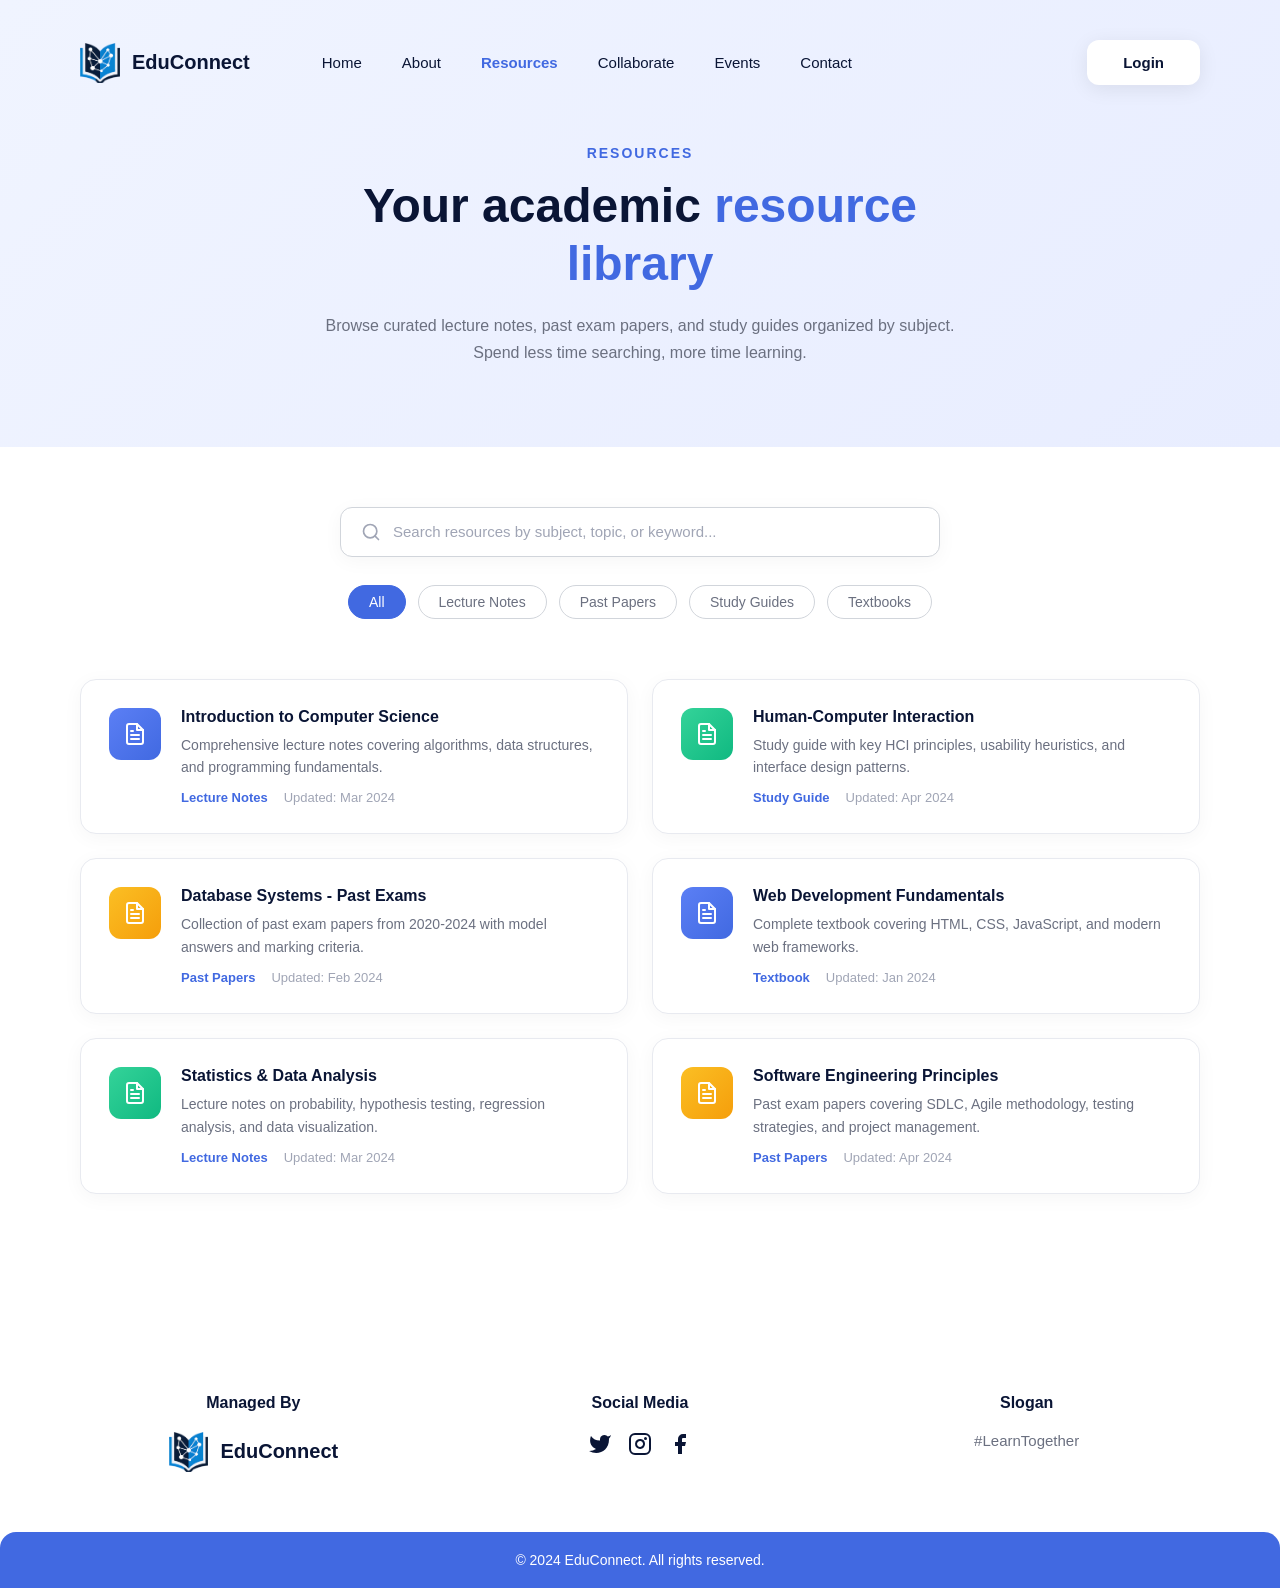
<file: resources.html>
<!doctype html>
<html lang="en">
  <head>
    <meta charset="UTF-8" />
    <meta name="viewport" content="width=device-width, initial-scale=1.0" />
    <title>EduConnect - Resources</title>
    <link rel="icon" type="image/png" href="assets/logo.png" />
    <link rel="stylesheet" href="styles/global.css" />
    <link rel="stylesheet" href="styles/nav.css" />
    <link rel="stylesheet" href="styles/pages.css" />
    <link rel="stylesheet" href="styles/footer.css" />
    <link rel="stylesheet" href="styles/responsive.css" />
  </head>
  <body>
    <div class="page-hero-wrapper">
      <div class="container">
        <nav>
          <div class="logo">
            <img src="assets/logo.png" alt="EduConnect Logo" class="logo-img" />
            <span>EduConnect</span>
            <ul class="nav-links">
              <li><a href="index.html">Home</a></li>
              <li><a href="about.html">About</a></li>
              <li><a href="resources.html" class="active">Resources</a></li>
              <li><a href="collaboration.html">Collaborate</a></li>
              <li><a href="events.html">Events</a></li>
              <li><a href="contact.html">Contact</a></li>
            </ul>
          </div>
          <a href="login.html"><button class="login-btn">Login</button></a>
        </nav>

        <section class="page-header">
          <p class="section-label">RESOURCES</p>
          <h1 class="page-title">Your academic <span class="highlight">resource library</span></h1>
          <p class="page-subtitle">Browse curated lecture notes, past exam papers, and study guides organized by subject. Spend less time searching, more time learning.</p>
        </section>
      </div>
    </div>

    <div class="content-wrapper">
      <section class="resource-search">
        <div class="search-bar">
          <svg width="20" height="20" viewBox="0 0 24 24" fill="none" stroke="#a0a5b5" stroke-width="2" stroke-linecap="round" stroke-linejoin="round">
            <circle cx="11" cy="11" r="8"/>
            <line x1="21" y1="21" x2="16.65" y2="16.65"/>
          </svg>
          <input type="text" placeholder="Search resources by subject, topic, or keyword..." />
        </div>

        <div class="filter-tags">
          <button class="filter-tag active">All</button>
          <button class="filter-tag">Lecture Notes</button>
          <button class="filter-tag">Past Papers</button>
          <button class="filter-tag">Study Guides</button>
          <button class="filter-tag">Textbooks</button>
        </div>
      </section>

      <section class="resource-list">
        <div class="resource-grid" id="resource-grid"></div>
      </section>
    </div>

    <footer>
      <div class="footer-content">
        <div class="footer-col">
          <h4>Managed By</h4>
          <div class="footer-logo">
            <img src="assets/logo.png" alt="EduConnect Logo" class="logo-img" />
            <span>EduConnect</span>
          </div>
        </div>
        <div class="footer-col">
          <h4>Social Media</h4>
          <div class="social-icons">
            <svg width="24" height="24" viewBox="0 0 24 24" fill="#0a1535"><path d="M23 3a10.9 10.9 0 0 1-3.14 1.53 4.48 4.48 0 0 0-7.86 3v1A10.66 10.66 0 0 1 3 4s-4 9 5 13a11.64 11.64 0 0 1-7 2c9 5 20 0 20-11.5a4.5 4.5 0 0 0-.08-.83A7.72 7.72 0 0 0 23 3z"/></svg>
            <svg width="24" height="24" viewBox="0 0 24 24" fill="#0a1535"><rect x="2" y="2" width="20" height="20" rx="5" ry="5" fill="none" stroke="#0a1535" stroke-width="2"/><path d="M16 11.37A4 4 0 1 1 12.63 8 4 4 0 0 1 16 11.37z" fill="none" stroke="#0a1535" stroke-width="2"/><circle cx="17.5" cy="6.5" r="1.5" fill="#0a1535"/></svg>
            <svg width="24" height="24" viewBox="0 0 24 24" fill="#0a1535"><path d="M18 2h-3a5 5 0 0 0-5 5v3H7v4h3v8h4v-8h3l1-4h-4V7a1 1 0 0 1 1-1h3z"/></svg>
          </div>
        </div>
        <div class="footer-col">
          <h4>Slogan</h4>
          <p class="slogan">#LearnTogether</p>
        </div>
      </div>
      <div class="footer-bar">
        <p>&copy; 2024 EduConnect. All rights reserved.</p>
      </div>
    </footer>
    <!-- Resource Detail Modal -->
    <div class="resource-modal-overlay" id="resource-modal" onclick="closeResourceModal(event)">
      <div class="resource-modal">
        <button class="modal-close" onclick="document.getElementById('resource-modal').classList.remove('active')">&times;</button>
        <div class="modal-header">
          <div class="resource-icon blue-bg" id="modal-icon"></div>
          <div>
            <h2 id="modal-title"></h2>
            <div class="resource-meta">
              <span class="resource-type" id="modal-type"></span>
              <span class="resource-date" id="modal-date"></span>
            </div>
          </div>
        </div>
        <p id="modal-desc" style="color: #6b7080; line-height: 1.7; margin-bottom: 24px;"></p>
        <div style="display: flex; gap: 12px;">
          <button class="modal-btn" onclick="alert('Please login to download resources.'); window.location.href='login.html';">Download</button>
          <button class="modal-btn outline" onclick="alert('Please login to bookmark resources.'); window.location.href='login.html';">Bookmark</button>
        </div>
      </div>
    </div>

    <script>
      let resourcesData = [];
      const iconSVG = '<svg width="24" height="24" viewBox="0 0 24 24" fill="none" stroke="white" stroke-width="2" stroke-linecap="round" stroke-linejoin="round"><path d="M14 2H6a2 2 0 0 0-2 2v16a2 2 0 0 0 2 2h12a2 2 0 0 0 2-2V8z"/><polyline points="14 2 14 8 20 8"/><line x1="16" y1="13" x2="8" y2="13"/><line x1="16" y1="17" x2="8" y2="17"/><polyline points="10 9 9 9 8 9"/></svg>';

      fetch('data.json')
        .then(res => res.json())
        .then(data => {
          resourcesData = data.resources;
          const grid = document.getElementById('resource-grid');

          data.resources.forEach(r => {
            grid.innerHTML += `
              <div class="resource-card" onclick="openResource('${r.title.replace(/'/g, "\\'")}')">
                <div class="resource-icon ${r.iconColor}">${iconSVG}</div>
                <div class="resource-info">
                  <h3>${r.title}</h3>
                  <p>${r.description}</p>
                  <div class="resource-meta">
                    <span class="resource-type">${r.type}</span>
                    <span class="resource-date">${r.date}</span>
                  </div>
                </div>
              </div>`;
          });

          initFilters();
        });

      function openResource(title) {
        const r = resourcesData.find(res => res.title === title);
        if (!r) return;
        document.getElementById('modal-title').textContent = r.title;
        document.getElementById('modal-desc').textContent = r.description;
        document.getElementById('modal-type').textContent = r.type;
        document.getElementById('modal-date').textContent = r.date;
        const icon = document.getElementById('modal-icon');
        icon.className = 'resource-icon ' + r.iconColor;
        icon.innerHTML = iconSVG;
        document.getElementById('resource-modal').classList.add('active');
      }

      function closeResourceModal(e) {
        if (e.target === e.currentTarget) {
          e.currentTarget.classList.remove('active');
        }
      }

      function initFilters() {
        const filterTags = document.querySelectorAll('.filter-tag');
        const searchInput = document.querySelector('.search-bar input');

        function getCards() {
          return document.querySelectorAll('.resource-card');
        }

        filterTags.forEach(tag => {
          tag.addEventListener('click', () => {
            filterTags.forEach(t => t.classList.remove('active'));
            tag.classList.add('active');
            const filter = tag.textContent.trim();

            getCards().forEach(card => {
              const type = card.querySelector('.resource-type').textContent.trim();
              card.style.display = (filter === 'All' || type === filter) ? 'flex' : 'none';
            });
          });
        });

        searchInput.addEventListener('input', () => {
          const query = searchInput.value.toLowerCase();
          filterTags.forEach(t => t.classList.remove('active'));
          filterTags[0].classList.add('active');

          getCards().forEach(card => {
            const title = card.querySelector('h3').textContent.toLowerCase();
            const desc = card.querySelector('.resource-info p').textContent.toLowerCase();
            const type = card.querySelector('.resource-type').textContent.toLowerCase();
            card.style.display = (title.includes(query) || desc.includes(query) || type.includes(query)) ? 'flex' : 'none';
          });
        });
      }
    </script>
  </body>
</html>
</file>
<file: styles/global.css>
* {
  margin: 0;
  padding: 0;
  box-sizing: border-box;
}

body {
  font-family:
    "Inter",
    -apple-system,
    BlinkMacSystemFont,
    sans-serif;
  background-color: #ffffff;
  overflow-x: hidden;
}

.content-wrapper {
  max-width: 1440px;
  margin: 0 auto;
  padding: 0 80px;
}

.section-label {
  font-size: 14px;
  font-weight: 700;
  color: #4169e1;
  letter-spacing: 2px;
  margin-bottom: 16px;
}

.section-title {
  font-size: 36px;
  font-weight: 800;
  color: #0a1535;
  margin-bottom: 60px;
}

.highlight {
  color: #4169e1;
}

.logo-img {
  width: 40px;
  height: 40px;
  object-fit: contain;
}
</file>
<file: styles/nav.css>
nav {
  position: relative;
  z-index: 10;
  display: flex;
  justify-content: space-between;
  align-items: center;
  margin-bottom: 80px;
}

.logo {
  display: flex;
  align-items: center;
  gap: 12px;
}

.logo img {
  width: 40px;
  height: 40px;
}

.logo span {
  font-size: 20px;
  font-weight: 700;
  color: #0a1535;
}

.nav-links {
  display: flex;
  gap: 40px;
  list-style: none;
  margin-left: 60px;
  flex: 1;
}

.nav-links a {
  text-decoration: none;
  color: #0a1535;
  font-size: 15px;
  font-weight: 500;
  transition: color 0.3s;
}

.nav-links a.active {
  color: #4169e1;
  font-weight: 700;
}

.nav-links a:hover {
  color: #4169e1;
}

.login-btn {
  background-color: white;
  border: none;
  padding: 14px 36px;
  border-radius: 12px;
  font-size: 15px;
  font-weight: 600;
  color: #0a1535;
  cursor: pointer;
  box-shadow: 0 4px 20px rgba(0, 0, 0, 0.08);
  transition: transform 0.2s;
}

.login-btn:hover {
  transform: translateY(-2px);
}
</file>
<file: styles/hero.css>
.hero-wrapper {
  position: relative;
  overflow: hidden;
}

.container {
  position: relative;
  min-height: 100vh;
  width: 100%;
  max-width: 1440px;
  margin: 0 auto;
  padding: 40px 80px;
}

.blue-shape {
  position: absolute;
  top: 0;
  right: 0;
  height: 100%;
  z-index: 1;
  pointer-events: none;
}

.hero {
  position: relative;
  z-index: 5;
  display: grid;
  grid-template-columns: 1fr 1fr;
  gap: 60px;
  align-items: center;
  min-height: 70vh;
}

.hero-content h1 {
  font-size: 64px;
  font-weight: 800;
  line-height: 1.15;
  color: #0a1535;
  margin-bottom: 32px;
}

.hero-content h1 .highlight {
  text-decoration: underline;
  text-decoration-color: #4169e1;
  text-underline-offset: 8px;
}

.hero-content p {
  font-size: 15px;
  color: #6b7080;
  line-height: 1.8;
  margin-bottom: 40px;
  max-width: 480px;
}

.start-btn {
  background-color: #4169e1;
  color: white;
  border: none;
  padding: 18px 40px;
  border-radius: 12px;
  font-size: 15px;
  font-weight: 600;
  cursor: pointer;
  box-shadow: 0 10px 30px rgba(65, 105, 225, 0.3);
  transition: transform 0.2s;
  display: inline-flex;
  align-items: center;
  gap: 8px;
}

.start-btn:hover {
  transform: translateY(-2px);
}

.books-container {
  display: grid;
  grid-template-columns: repeat(8, 1fr);
  grid-template-rows: repeat(7, 1fr);
  grid-template-areas:
    ". . . book-3 book-3 . . ."
    ". . . book-3 book-3 . . ."
    ". . . book-3 book-3 . book-4 book-4"
    "book-1 book-1 book-1 . . . book-4 book-4"
    "book-1 book-1 book-1 . book-2 book-2 book-4 book-4"
    "book-1 book-1 book-1 . book-2 book-2 . ."
    "book-1 book-1 book-1 . book-2 book-2 . .";
  width: 100%;
  height: 520px;
  z-index: 6;
  gap: 1rem;
}

.book {
  border-radius: 8px;
  box-shadow: 0 20px 50px rgba(0, 0, 0, 0.2);
  overflow: hidden;
  background-color: white;
}

.book img {
  width: 100%;
  height: 100%;
  object-fit: cover;
  display: block;
}

.book-1 {
  grid-area: book-1;
}
.book-2 {
  grid-area: book-2;
}
.book-3 {
  grid-area: book-3;
}
.book-4 {
  grid-area: book-4;
}
</file>
<file: styles/features.css>
.features {
  padding: 100px 0;
  text-align: center;
}

.features-grid {
  display: grid;
  grid-template-columns: repeat(3, 1fr);
  gap: 40px;
}

.feature-card-link {
  text-decoration: none;
  color: inherit;
  display: block;
  transition: transform 0.2s;
}

.feature-card-link:hover {
  transform: translateY(-4px);
}

.feature-card {
  text-align: center;
  padding: 20px;
}

.feature-icon {
  width: 64px;
  height: 64px;
  background: linear-gradient(135deg, #5b7ff5, #4169e1);
  border-radius: 16px;
  display: flex;
  align-items: center;
  justify-content: center;
  margin: 0 auto 24px;
  box-shadow: 0 8px 24px rgba(65, 105, 225, 0.3);
}

.feature-card h3 {
  font-size: 18px;
  font-weight: 700;
  color: #0a1535;
  margin-bottom: 12px;
}

.feature-card p {
  font-size: 14px;
  color: #6b7080;
  line-height: 1.7;
  max-width: 280px;
  margin: 0 auto;
}
</file>
<file: styles/services.css>
.services {
  padding: 100px 0;
}

.service-row {
  display: grid;
  grid-template-columns: 1fr 1fr;
  gap: 60px;
  align-items: center;
  margin-bottom: 80px;
}

.service-row:last-child {
  margin-bottom: 0;
}

.service-row.reverse {
  direction: ltr;
}

.service-image {
  border-radius: 16px;
  overflow: hidden;
  box-shadow: 0 10px 40px rgba(0, 0, 0, 0.1);
}

.service-image img {
  width: 100%;
  height: 300px;
  object-fit: cover;
  display: block;
}

.service-text h3 {
  font-size: 28px;
  font-weight: 700;
  color: #0a1535;
  line-height: 1.3;
  margin-bottom: 20px;
}

.service-text h3 .highlight {
  color: #4169e1;
}

.service-text p {
  font-size: 14px;
  color: #6b7080;
  line-height: 1.8;
  margin-bottom: 16px;
}
</file>
<file: styles/reviews.css>
.reviews {
  padding: 100px 0;
}

.reviews-grid {
  display: grid;
  grid-template-columns: repeat(3, 1fr);
  gap: 32px;
}

.review-card {
  background: white;
  border: 1px solid #e8eaf0;
  border-radius: 16px;
  padding: 40px 28px;
  text-align: center;
  box-shadow: 0 4px 20px rgba(0, 0, 0, 0.04);
  transition: transform 0.2s;
}

.review-card:hover {
  transform: translateY(-4px);
}

.review-avatar {
  width: 80px;
  height: 80px;
  border-radius: 50%;
  margin: 0 auto 24px;
  display: flex;
  align-items: center;
  justify-content: center;
}

.review-avatar span {
  font-size: 22px;
  font-weight: 700;
  color: white;
}

.review-avatar.gray { background: #d1d5db; }
.review-avatar.blue { background: #6366f1; }
.review-avatar.yellow { background: #f5c542; }

.review-text {
  font-size: 14px;
  color: #6b7080;
  line-height: 1.7;
  margin-bottom: 20px;
}

.review-name {
  font-size: 15px;
  font-weight: 600;
  color: #4169e1;
  margin-bottom: 4px;
}

.review-role {
  font-size: 14px;
  font-weight: 600;
  color: #0a1535;
}
</file>
<file: styles/location.css>
.location {
  padding: 100px 0;
}

.campus-address {
  font-size: 16px;
  color: #6b7080;
  margin-bottom: 24px;
}

.map-container {
  border-radius: 16px;
  overflow: hidden;
  box-shadow: 0 10px 40px rgba(0, 0, 0, 0.1);
}
</file>
<file: styles/footer.css>
footer {
  margin-top: 60px;
}

.footer-content {
  max-width: 1440px;
  margin: 0 auto;
  padding: 60px 80px;
  display: grid;
  grid-template-columns: repeat(3, 1fr);
  gap: 40px;
  text-align: center;
}

.footer-col h4 {
  font-size: 16px;
  font-weight: 700;
  color: #0a1535;
  margin-bottom: 20px;
}

.footer-logo {
  display: flex;
  align-items: center;
  justify-content: center;
  gap: 12px;
}

.footer-logo span {
  font-size: 20px;
  font-weight: 700;
  color: #0a1535;
}

.social-icons {
  display: flex;
  gap: 16px;
  justify-content: center;
}

.slogan {
  font-size: 15px;
  color: #6b7080;
}

.footer-bar {
  background-color: #4169e1;
  padding: 20px;
  text-align: center;
  border-radius: 16px 16px 0 0;
}

.footer-bar p {
  color: white;
  font-size: 14px;
}
</file>
<file: styles/responsive.css>
/* ===== Tablet (max-width: 968px) ===== */
@media (max-width: 968px) {
  .container {
    padding: 30px 40px;
  }

  .content-wrapper {
    padding: 0 40px;
  }

  /* Nav */
  .nav-links {
    display: none;
  }

  /* Hero */
  .hero {
    grid-template-columns: 1fr;
    gap: 40px;
  }

  .hero-content h1 {
    font-size: 42px;
  }

  .blue-shape {
    display: none;
  }

  .books-container {
    height: 360px;
  }

  /* Sections */
  .section-title {
    font-size: 28px;
    margin-bottom: 40px;
  }

  .features-grid,
  .reviews-grid {
    grid-template-columns: 1fr;
    gap: 24px;
  }

  .service-row,
  .service-row.reverse {
    grid-template-columns: 1fr;
    gap: 30px;
  }

  .footer-content {
    grid-template-columns: 1fr;
    padding: 40px;
  }

  /* Auth pages */
  .auth-card {
    margin: 20px;
    padding: 32px 28px;
  }

  /* New pages hero */
  .page-hero-wrapper .container {
    padding: 30px 40px 0;
  }

  .page-title {
    font-size: 32px;
  }

  /* About */
  .mission-grid,
  .team-grid {
    grid-template-columns: 1fr;
    gap: 24px;
  }

  /* Resources */
  .resource-grid {
    grid-template-columns: 1fr;
  }

  .search-bar {
    max-width: 100%;
  }

  /* Collaboration */
  .collab-grid {
    grid-template-columns: 1fr;
  }

  .groups-grid {
    grid-template-columns: 1fr;
    gap: 24px;
  }

  .cta-box {
    padding: 40px 28px;
  }

  /* Events */
  .calendar-grid {
    gap: 2px;
  }

  .cal-day {
    padding: 12px 4px;
    font-size: 14px;
  }

  /* Contact */
  .contact-grid {
    grid-template-columns: 1fr;
    gap: 40px;
  }
}

/* ===== Mobile (max-width: 600px) ===== */
@media (max-width: 600px) {
  .container {
    padding: 20px 20px;
  }

  .content-wrapper {
    padding: 0 20px;
  }

  /* Nav */
  nav {
    margin-bottom: 40px;
  }

  .logo span {
    font-size: 17px;
  }

  .login-btn {
    padding: 10px 20px;
    font-size: 13px;
  }

  /* Hero */
  .hero {
    min-height: auto;
    gap: 32px;
  }

  .hero-content h1 {
    font-size: 32px;
  }

  .hero-content p {
    font-size: 14px;
    margin-bottom: 24px;
  }

  .start-btn {
    padding: 14px 28px;
    font-size: 14px;
  }

  .books-container {
    height: 260px;
    gap: 0.5rem;
  }

  /* Sections */
  .section-label {
    font-size: 12px;
  }

  .section-title {
    font-size: 24px;
    margin-bottom: 32px;
  }

  .feature-card {
    padding: 12px;
  }

  .service-image img {
    height: 200px;
  }

  .service-text h3 {
    font-size: 22px;
  }

  .review-card {
    padding: 28px 20px;
  }

  .footer-content {
    padding: 32px 20px;
    gap: 28px;
  }

  .footer-bar {
    border-radius: 12px 12px 0 0;
  }

  /* Auth */
  .auth-card {
    margin: 12px;
    padding: 28px 20px;
  }

  .auth-logo {
    width: 60px;
    height: 60px;
  }

  /* New pages hero */
  .page-hero-wrapper .container {
    padding: 20px 20px 0;
  }

  .page-hero-wrapper nav {
    margin-bottom: 32px;
  }

  .page-title {
    font-size: 26px;
  }

  .page-subtitle {
    font-size: 14px;
  }

  /* About */
  .mission-card,
  .team-card {
    padding: 28px 20px;
  }

  .story-text p {
    font-size: 14px;
  }

  .about-mission,
  .about-story,
  .about-team {
    padding: 48px 0;
  }

  /* Resources */
  .resource-search {
    padding: 40px 0 24px;
  }

  .search-bar {
    padding: 12px 16px;
  }

  .filter-tags {
    gap: 8px;
  }

  .filter-tag {
    padding: 6px 14px;
    font-size: 13px;
  }

  .resource-card {
    padding: 20px;
    gap: 16px;
  }

  .resource-list {
    padding: 16px 0 48px;
  }

  /* Collaboration */
  .collab-features {
    padding: 48px 0;
  }

  .collab-card {
    padding: 28px 20px;
  }

  .study-groups {
    padding: 24px 0 48px;
  }

  .group-header {
    padding: 20px 16px 12px;
    flex-direction: column;
    gap: 8px;
  }

  .group-desc {
    padding: 0 16px 16px;
  }

  .group-footer {
    padding: 12px 16px 20px;
    flex-direction: column;
    gap: 12px;
    align-items: flex-start;
  }

  .join-btn {
    width: 100%;
    text-align: center;
  }

  .create-group-cta {
    padding: 0 0 48px;
  }

  .cta-box {
    padding: 32px 20px;
    border-radius: 16px;
  }

  .cta-box h2 {
    font-size: 22px;
  }

  /* Events */
  .events-calendar {
    padding: 40px 0 24px;
  }

  .calendar-header h2 {
    font-size: 20px;
  }

  .cal-day-header {
    font-size: 11px;
    padding: 8px 0;
  }

  .cal-day {
    padding: 10px 2px;
    font-size: 13px;
  }

  .event-dot {
    width: 5px;
    height: 5px;
    margin-top: 2px;
  }

  .upcoming-events {
    padding: 40px 0 48px;
  }

  .event-card {
    padding: 20px;
    gap: 16px;
    flex-direction: column;
  }

  .event-date-box {
    min-width: auto;
    width: 100%;
    height: 56px;
    flex-direction: row;
    gap: 8px;
    border-radius: 10px;
  }

  .event-meta {
    flex-direction: column;
    gap: 4px;
  }

  /* Contact */
  .contact-section {
    padding: 48px 0;
  }

  .contact-form-wrapper h2,
  .contact-info-wrapper h2 {
    font-size: 20px;
    margin-bottom: 20px;
  }

  .contact-info-icon {
    width: 40px;
    height: 40px;
    min-width: 40px;
  }

  /* Map */
  .map-container iframe {
    height: 220px;
  }
}
</file>
<file: styles/pages.css>
/* ===== Page Hero (shared across all new pages) ===== */
.page-hero-wrapper {
  background: linear-gradient(135deg, #f0f4ff 0%, #e8edff 100%);
  padding-bottom: 60px;
}

.page-hero-wrapper .container {
  min-height: auto;
  padding: 40px 80px 0;
}

.page-hero-wrapper nav {
  margin-bottom: 60px;
}

.page-header {
  text-align: center;
  max-width: 640px;
  margin: 0 auto;
  padding-bottom: 20px;
}

.page-title {
  font-size: 48px;
  font-weight: 800;
  color: #0a1535;
  line-height: 1.2;
  margin-bottom: 20px;
}

.page-subtitle {
  font-size: 16px;
  color: #6b7080;
  line-height: 1.7;
}

/* ===== About Page ===== */
.about-mission {
  padding: 80px 0;
}

.mission-grid {
  display: grid;
  grid-template-columns: repeat(3, 1fr);
  gap: 40px;
}

.mission-card {
  text-align: center;
  padding: 40px 28px;
  background: white;
  border: 1px solid #e8eaf0;
  border-radius: 16px;
  box-shadow: 0 4px 20px rgba(0, 0, 0, 0.04);
  transition: transform 0.2s;
}

.mission-card:hover {
  transform: translateY(-4px);
}

.mission-icon {
  width: 64px;
  height: 64px;
  background: linear-gradient(135deg, #5b7ff5, #4169e1);
  border-radius: 16px;
  display: flex;
  align-items: center;
  justify-content: center;
  margin: 0 auto 24px;
  box-shadow: 0 8px 24px rgba(65, 105, 225, 0.3);
}

.mission-card h3 {
  font-size: 18px;
  font-weight: 700;
  color: #0a1535;
  margin-bottom: 12px;
}

.mission-card p {
  font-size: 14px;
  color: #6b7080;
  line-height: 1.7;
}

.about-story {
  padding: 80px 0;
}

.story-text p {
  font-size: 15px;
  color: #6b7080;
  line-height: 1.8;
  margin-bottom: 20px;
  max-width: 800px;
}

.about-team {
  padding: 80px 0;
}

.team-grid {
  display: grid;
  grid-template-columns: repeat(3, 1fr);
  gap: 40px;
}

.team-card {
  text-align: center;
  padding: 40px 28px;
  background: white;
  border: 1px solid #e8eaf0;
  border-radius: 16px;
  box-shadow: 0 4px 20px rgba(0, 0, 0, 0.04);
  transition: transform 0.2s;
}

.team-card:hover {
  transform: translateY(-4px);
}

.team-avatar {
  width: 80px;
  height: 80px;
  border-radius: 50%;
  display: flex;
  align-items: center;
  justify-content: center;
  margin: 0 auto 20px;
  font-size: 20px;
  font-weight: 700;
  color: white;
}

.team-avatar.blue { background: linear-gradient(135deg, #5b7ff5, #4169e1); }
.team-avatar.purple { background: linear-gradient(135deg, #8b5cf6, #6366f1); }
.team-avatar.green { background: linear-gradient(135deg, #34d399, #10b981); }

.team-card h3 {
  font-size: 18px;
  font-weight: 700;
  color: #0a1535;
  margin-bottom: 6px;
}

.team-role {
  font-size: 14px;
  color: #4169e1;
  font-weight: 500;
}

/* ===== Resources Page ===== */
.resource-search {
  padding: 60px 0 40px;
}

.search-bar {
  display: flex;
  align-items: center;
  gap: 12px;
  background: white;
  border: 1.5px solid #d1d5db;
  border-radius: 12px;
  padding: 14px 20px;
  max-width: 600px;
  margin: 0 auto 28px;
  box-shadow: 0 4px 20px rgba(0, 0, 0, 0.04);
  transition: border-color 0.2s;
}

.search-bar:focus-within {
  border-color: #4169e1;
}

.search-bar input {
  flex: 1;
  border: none;
  outline: none;
  font-size: 15px;
  font-family: inherit;
  color: #0a1535;
}

.search-bar input::placeholder {
  color: #a0a5b5;
}

.filter-tags {
  display: flex;
  gap: 12px;
  justify-content: center;
  flex-wrap: wrap;
}

.filter-tag {
  padding: 8px 20px;
  border-radius: 20px;
  border: 1.5px solid #d1d5db;
  background: white;
  font-size: 14px;
  font-weight: 500;
  font-family: inherit;
  color: #6b7080;
  cursor: pointer;
  transition: all 0.2s;
}

.filter-tag:hover {
  border-color: #4169e1;
  color: #4169e1;
}

.filter-tag.active {
  background: #4169e1;
  border-color: #4169e1;
  color: white;
}

.resource-list {
  padding: 20px 0 80px;
}

.resource-grid {
  display: grid;
  grid-template-columns: repeat(2, 1fr);
  gap: 24px;
}

.resource-card {
  display: flex;
  gap: 20px;
  padding: 28px;
  background: white;
  border: 1px solid #e8eaf0;
  border-radius: 16px;
  box-shadow: 0 4px 20px rgba(0, 0, 0, 0.04);
  transition: transform 0.2s, border-color 0.2s, box-shadow 0.2s;
  cursor: pointer;
}

.resource-card:hover {
  transform: translateY(-2px);
  border-color: #4169e1;
  box-shadow: 0 8px 30px rgba(65, 105, 225, 0.12);
}

.resource-icon {
  width: 52px;
  height: 52px;
  min-width: 52px;
  border-radius: 12px;
  display: flex;
  align-items: center;
  justify-content: center;
}

.blue-bg { background: linear-gradient(135deg, #5b7ff5, #4169e1); }
.green-bg { background: linear-gradient(135deg, #34d399, #10b981); }
.orange-bg { background: linear-gradient(135deg, #fbbf24, #f59e0b); }

.resource-info h3 {
  font-size: 16px;
  font-weight: 700;
  color: #0a1535;
  margin-bottom: 8px;
}

.resource-info p {
  font-size: 14px;
  color: #6b7080;
  line-height: 1.6;
  margin-bottom: 12px;
}

.resource-meta {
  display: flex;
  gap: 16px;
  font-size: 13px;
}

.resource-type {
  color: #4169e1;
  font-weight: 600;
}

.resource-date {
  color: #a0a5b5;
}

/* ===== Resource Modal ===== */
.resource-modal-overlay {
  display: none;
  position: fixed;
  top: 0;
  left: 0;
  width: 100%;
  height: 100%;
  background: rgba(10, 21, 53, 0.5);
  z-index: 1000;
  align-items: center;
  justify-content: center;
}

.resource-modal-overlay.active {
  display: flex;
}

.resource-modal {
  background: white;
  border-radius: 20px;
  padding: 40px;
  max-width: 520px;
  width: 90%;
  position: relative;
  box-shadow: 0 20px 60px rgba(0, 0, 0, 0.15);
  animation: modalFadeIn 0.25s ease;
}

@keyframes modalFadeIn {
  from { opacity: 0; transform: translateY(20px); }
  to { opacity: 1; transform: translateY(0); }
}

.modal-close {
  position: absolute;
  top: 16px;
  right: 20px;
  background: none;
  border: none;
  font-size: 28px;
  color: #a0a5b5;
  cursor: pointer;
  line-height: 1;
}

.modal-close:hover {
  color: #0a1535;
}

.modal-header {
  display: flex;
  gap: 16px;
  align-items: center;
  margin-bottom: 20px;
}

.modal-header h2 {
  font-size: 20px;
  font-weight: 700;
  color: #0a1535;
  margin-bottom: 6px;
}

.modal-btn {
  padding: 12px 28px;
  background: #4169e1;
  color: white;
  border: none;
  border-radius: 10px;
  font-size: 14px;
  font-weight: 600;
  font-family: inherit;
  cursor: pointer;
  transition: background-color 0.2s;
}

.modal-btn:hover {
  background: #3558c8;
}

.modal-btn.outline {
  background: white;
  color: #4169e1;
  border: 1.5px solid #4169e1;
}

.modal-btn.outline:hover {
  background: #eef2ff;
}

/* ===== Collaboration Page ===== */
.collab-features {
  padding: 80px 0;
}

.collab-grid {
  display: grid;
  grid-template-columns: repeat(2, 1fr);
  gap: 28px;
}

.collab-card {
  padding: 36px 28px;
  background: white;
  border: 1px solid #e8eaf0;
  border-radius: 16px;
  box-shadow: 0 4px 20px rgba(0, 0, 0, 0.04);
  transition: transform 0.2s;
}

.collab-card:hover {
  transform: translateY(-4px);
}

.collab-icon {
  width: 56px;
  height: 56px;
  background: #eef2ff;
  border-radius: 14px;
  display: flex;
  align-items: center;
  justify-content: center;
  margin-bottom: 20px;
}

.collab-card h3 {
  font-size: 18px;
  font-weight: 700;
  color: #0a1535;
  margin-bottom: 10px;
}

.collab-card p {
  font-size: 14px;
  color: #6b7080;
  line-height: 1.7;
}

/* ===== File Upload Section ===== */
.file-upload-section {
  padding: 0 0 80px;
}

.upload-area {
  border: 2px dashed #d1d5db;
  border-radius: 16px;
  padding: 60px 40px;
  text-align: center;
  cursor: pointer;
  transition: border-color 0.2s, background-color 0.2s;
}

.upload-area:hover,
.upload-area.drag-over {
  border-color: #4169e1;
  background: #f8faff;
}

.upload-icon {
  margin-bottom: 16px;
}

.upload-area h3 {
  font-size: 18px;
  font-weight: 700;
  color: #0a1535;
  margin-bottom: 8px;
}

.upload-area p {
  font-size: 14px;
  color: #6b7080;
}

.upload-hint {
  margin-top: 12px;
  font-size: 13px !important;
  color: #a0a5b5 !important;
}

.uploaded-files {
  margin-top: 20px;
  display: flex;
  flex-direction: column;
  gap: 12px;
}

.uploaded-file-item {
  display: flex;
  align-items: center;
  gap: 14px;
  padding: 14px 20px;
  background: white;
  border: 1px solid #e8eaf0;
  border-radius: 12px;
  box-shadow: 0 2px 10px rgba(0, 0, 0, 0.04);
  animation: modalFadeIn 0.25s ease;
}

.file-item-icon {
  width: 40px;
  height: 40px;
  min-width: 40px;
  background: #eef2ff;
  border-radius: 10px;
  display: flex;
  align-items: center;
  justify-content: center;
}

.file-item-info {
  flex: 1;
  display: flex;
  flex-direction: column;
}

.file-item-name {
  font-size: 14px;
  font-weight: 600;
  color: #0a1535;
}

.file-item-meta {
  font-size: 12px;
  color: #a0a5b5;
  margin-top: 2px;
}

.file-item-remove {
  background: none;
  border: none;
  font-size: 22px;
  color: #a0a5b5;
  cursor: pointer;
  line-height: 1;
  padding: 4px 8px;
}

.file-item-remove:hover {
  color: #ef4444;
}

.study-groups {
  padding: 40px 0 80px;
}

.groups-grid {
  display: grid;
  grid-template-columns: repeat(3, 1fr);
  gap: 28px;
}

.group-card {
  background: white;
  border: 1px solid #e8eaf0;
  border-radius: 16px;
  overflow: hidden;
  box-shadow: 0 4px 20px rgba(0, 0, 0, 0.04);
  transition: transform 0.2s;
}

.group-card:hover {
  transform: translateY(-4px);
}

.group-header {
  padding: 24px 24px 16px;
  display: flex;
  justify-content: space-between;
  align-items: flex-start;
  border-top: 4px solid;
}

.group-header.blue-accent { border-color: #4169e1; }
.group-header.green-accent { border-color: #10b981; }
.group-header.orange-accent { border-color: #f59e0b; }

.group-header h3 {
  font-size: 16px;
  font-weight: 700;
  color: #0a1535;
}

.group-badge {
  font-size: 12px;
  font-weight: 600;
  color: #4169e1;
  background: #eef2ff;
  padding: 4px 10px;
  border-radius: 12px;
  white-space: nowrap;
}

.group-desc {
  padding: 0 24px 20px;
  font-size: 14px;
  color: #6b7080;
  line-height: 1.6;
}

.group-footer {
  padding: 16px 24px 24px;
  display: flex;
  justify-content: space-between;
  align-items: center;
}

.group-avatars {
  display: flex;
  gap: 6px;
}

.mini-avatar {
  width: 32px;
  height: 32px;
  border-radius: 50%;
  background: #eef2ff;
  color: #4169e1;
  font-size: 11px;
  font-weight: 700;
  display: flex;
  align-items: center;
  justify-content: center;
}

.join-btn {
  padding: 8px 20px;
  background: #4169e1;
  color: white;
  border: none;
  border-radius: 8px;
  font-size: 13px;
  font-weight: 600;
  font-family: inherit;
  cursor: pointer;
  transition: background-color 0.2s;
}

.join-btn:hover {
  background: #3558c8;
}

.create-group-cta {
  padding: 0 0 80px;
}

.cta-box {
  background: linear-gradient(135deg, #4169e1, #5b7ff5);
  border-radius: 20px;
  padding: 60px;
  text-align: center;
  color: white;
}

.cta-box h2 {
  font-size: 28px;
  font-weight: 700;
  margin-bottom: 16px;
}

.cta-box p {
  font-size: 15px;
  opacity: 0.9;
  margin-bottom: 28px;
  max-width: 480px;
  margin-left: auto;
  margin-right: auto;
  line-height: 1.7;
}

.cta-btn {
  padding: 16px 36px;
  background: white;
  color: #4169e1;
  border: none;
  border-radius: 12px;
  font-size: 15px;
  font-weight: 600;
  font-family: inherit;
  cursor: pointer;
  box-shadow: 0 10px 30px rgba(0, 0, 0, 0.15);
  transition: transform 0.2s;
}

.cta-btn:hover {
  transform: translateY(-2px);
}

/* ===== Events Page ===== */
.events-calendar {
  padding: 60px 0 40px;
}

.calendar-header {
  display: flex;
  justify-content: space-between;
  align-items: center;
  margin-bottom: 28px;
}

.calendar-header h2 {
  font-size: 24px;
  font-weight: 700;
  color: #0a1535;
}

.calendar-nav {
  display: flex;
  gap: 8px;
}

.cal-nav-btn {
  width: 40px;
  height: 40px;
  border-radius: 10px;
  border: 1.5px solid #d1d5db;
  background: white;
  font-size: 18px;
  cursor: pointer;
  display: flex;
  align-items: center;
  justify-content: center;
  color: #0a1535;
  transition: all 0.2s;
}

.cal-nav-btn:hover {
  border-color: #4169e1;
  color: #4169e1;
}

.calendar-grid {
  display: grid;
  grid-template-columns: repeat(7, 1fr);
  gap: 4px;
}

.cal-day-header {
  text-align: center;
  font-size: 13px;
  font-weight: 600;
  color: #a0a5b5;
  padding: 12px 0;
}

.cal-day {
  text-align: center;
  padding: 16px 8px;
  font-size: 15px;
  color: #0a1535;
  border-radius: 10px;
  position: relative;
  cursor: default;
  transition: background-color 0.2s;
}

.cal-day:hover:not(.empty) {
  background: #f0f4ff;
}

.cal-day.empty {
  color: transparent;
}

.cal-day.today {
  background: #4169e1;
  color: white;
  font-weight: 700;
  border-radius: 10px;
}

.cal-day.has-event {
  font-weight: 600;
}

.event-dot {
  display: block;
  width: 6px;
  height: 6px;
  border-radius: 50%;
  margin: 4px auto 0;
}

.blue-dot { background: #4169e1; }
.green-dot { background: #10b981; }
.orange-dot { background: #f59e0b; }

.upcoming-events {
  padding: 60px 0 80px;
}

.events-list {
  display: flex;
  flex-direction: column;
  gap: 20px;
}

.event-card {
  display: flex;
  gap: 24px;
  padding: 28px;
  background: white;
  border: 1px solid #e8eaf0;
  border-radius: 16px;
  box-shadow: 0 4px 20px rgba(0, 0, 0, 0.04);
  align-items: flex-start;
  transition: transform 0.2s;
}

.event-card:hover {
  transform: translateY(-2px);
}

.event-date-box {
  min-width: 64px;
  height: 72px;
  border-radius: 12px;
  display: flex;
  flex-direction: column;
  align-items: center;
  justify-content: center;
  color: white;
}

.event-day {
  font-size: 24px;
  font-weight: 800;
  line-height: 1;
}

.event-month {
  font-size: 12px;
  font-weight: 600;
  margin-top: 2px;
}

.event-info h3 {
  font-size: 17px;
  font-weight: 700;
  color: #0a1535;
  margin-bottom: 8px;
}

.event-info p {
  font-size: 14px;
  color: #6b7080;
  line-height: 1.6;
  margin-bottom: 12px;
}

.event-meta {
  display: flex;
  gap: 20px;
  font-size: 13px;
  color: #a0a5b5;
}

/* ===== Contact Page ===== */
.contact-section {
  padding: 80px 0;
}

.contact-grid {
  display: grid;
  grid-template-columns: 1fr 1fr;
  gap: 60px;
  align-items: flex-start;
}

.contact-form-wrapper h2,
.contact-info-wrapper h2 {
  font-size: 24px;
  font-weight: 700;
  color: #0a1535;
  margin-bottom: 28px;
}

.contact-form .form-group {
  margin-bottom: 20px;
}

.contact-form .form-group label {
  display: block;
  font-size: 14px;
  font-weight: 600;
  color: #0a1535;
  margin-bottom: 8px;
}

.contact-form .form-group input,
.contact-form .form-group textarea {
  width: 100%;
  padding: 12px 14px;
  border: 1.5px solid #d1d5db;
  border-radius: 8px;
  font-size: 14px;
  font-family: inherit;
  color: #0a1535;
  outline: none;
  transition: border-color 0.2s;
  resize: vertical;
}

.contact-form .form-group input:focus,
.contact-form .form-group textarea:focus {
  border-color: #4169e1;
}

.contact-form .form-group input::placeholder,
.contact-form .form-group textarea::placeholder {
  color: #a0a5b5;
}

.contact-submit {
  width: 100%;
  padding: 14px;
  background-color: #4169e1;
  color: white;
  border: none;
  border-radius: 8px;
  font-size: 15px;
  font-weight: 600;
  font-family: inherit;
  cursor: pointer;
  transition: background-color 0.2s;
}

.contact-submit:hover {
  background-color: #3558c8;
}

.contact-info-list {
  display: flex;
  flex-direction: column;
  gap: 28px;
}

.contact-info-item {
  display: flex;
  gap: 16px;
  align-items: flex-start;
}

.contact-info-icon {
  width: 48px;
  height: 48px;
  min-width: 48px;
  background: #eef2ff;
  border-radius: 12px;
  display: flex;
  align-items: center;
  justify-content: center;
}

.contact-info-item h4 {
  font-size: 15px;
  font-weight: 700;
  color: #0a1535;
  margin-bottom: 4px;
}

.contact-info-item p {
  font-size: 14px;
  color: #6b7080;
  line-height: 1.6;
}
</file>
<file: styles/auth.css>
.auth-page {
  min-height: 100vh;
  display: flex;
  flex-direction: column;
  align-items: center;
  justify-content: center;
  padding: 40px 20px;
  background-color: #fafafa;
}

.auth-logo {
  width: 72px;
  height: 72px;
  border-radius: 50%;
  background-color: #4169e1;
  border: 3px solid #c7d2fe;
  display: flex;
  align-items: center;
  justify-content: center;
  margin-bottom: 32px;
}

.auth-logo svg {
  width: 36px;
  height: 36px;
}

.auth-card {
  background: white;
  border: 1px solid #e8eaf0;
  border-radius: 16px;
  padding: 40px 36px;
  width: 100%;
  max-width: 420px;
  box-shadow: 0 4px 24px rgba(0, 0, 0, 0.06);
}

.auth-breadcrumb {
  font-size: 14px;
  margin-bottom: 24px;
}

.auth-breadcrumb a {
  color: #4169e1;
  text-decoration: none;
}

.auth-breadcrumb span {
  color: #6b7080;
}

.auth-card h1 {
  font-size: 24px;
  font-weight: 700;
  color: #0a1535;
  margin-bottom: 8px;
}

.auth-card .auth-subtitle {
  font-size: 14px;
  color: #6b7080;
  margin-bottom: 28px;
}

.form-group {
  margin-bottom: 20px;
}

.form-group label {
  display: block;
  font-size: 14px;
  font-weight: 600;
  color: #0a1535;
  margin-bottom: 8px;
}

.form-group input {
  width: 100%;
  padding: 12px 14px;
  border: 1.5px solid #d1d5db;
  border-radius: 8px;
  font-size: 14px;
  font-family: inherit;
  color: #0a1535;
  outline: none;
  transition: border-color 0.2s;
}

.form-group input:focus {
  border-color: #4169e1;
}

.form-group input::placeholder {
  color: #a0a5b5;
}

.password-wrapper {
  position: relative;
}

.password-wrapper input {
  padding-right: 44px;
}

.password-toggle {
  position: absolute;
  right: 12px;
  top: 50%;
  transform: translateY(-50%);
  background: none;
  border: none;
  cursor: pointer;
  color: #a0a5b5;
  display: flex;
  align-items: center;
  padding: 0;
}

.auth-submit {
  width: 100%;
  padding: 14px;
  background-color: #4169e1;
  color: white;
  border: none;
  border-radius: 8px;
  font-size: 15px;
  font-weight: 600;
  font-family: inherit;
  cursor: pointer;
  margin-top: 8px;
  transition: background-color 0.2s;
}

.auth-submit:hover {
  background-color: #3558c8;
}

.auth-footer {
  text-align: center;
  margin-top: 24px;
  font-size: 14px;
  color: #6b7080;
}

.auth-footer a {
  color: #4169e1;
  text-decoration: underline;
  font-weight: 500;
}

.auth-copyright {
  margin-top: 24px;
  font-size: 13px;
  color: #a0a5b5;
  text-align: center;
}
</file>
